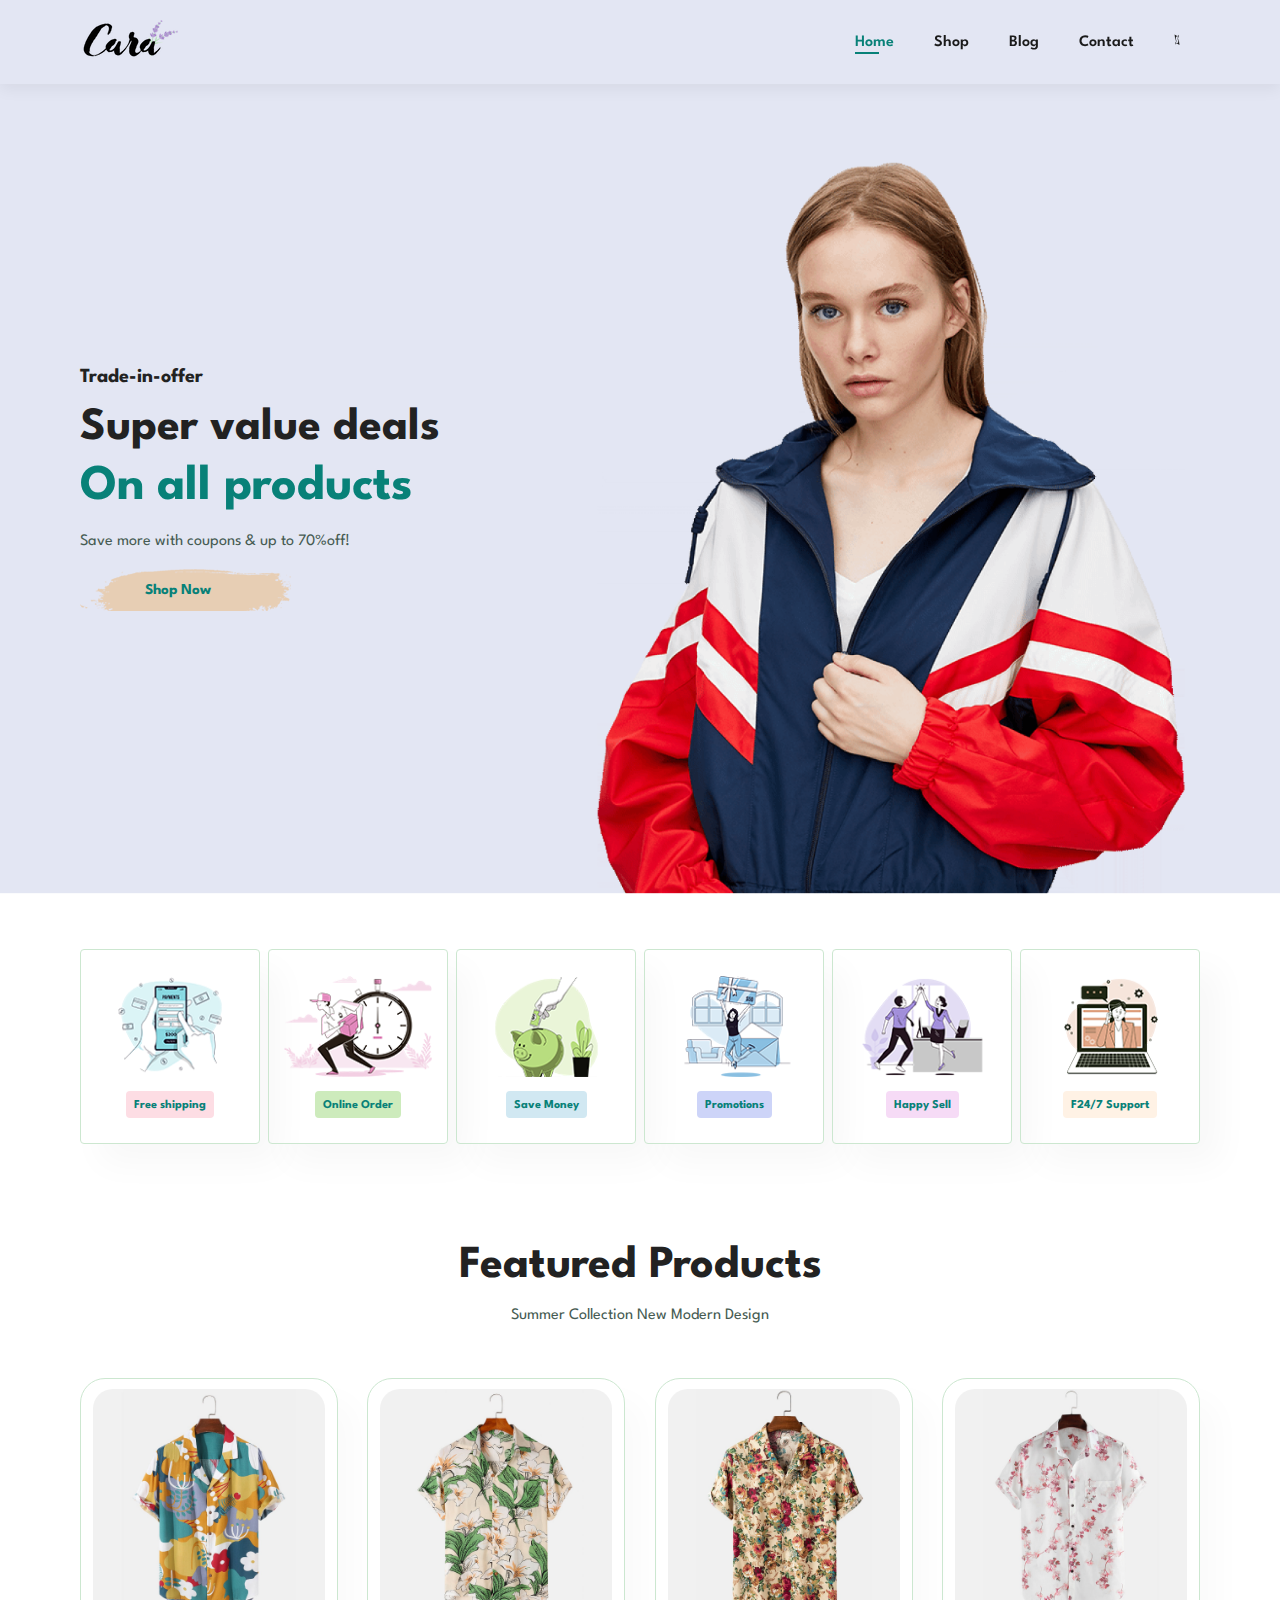
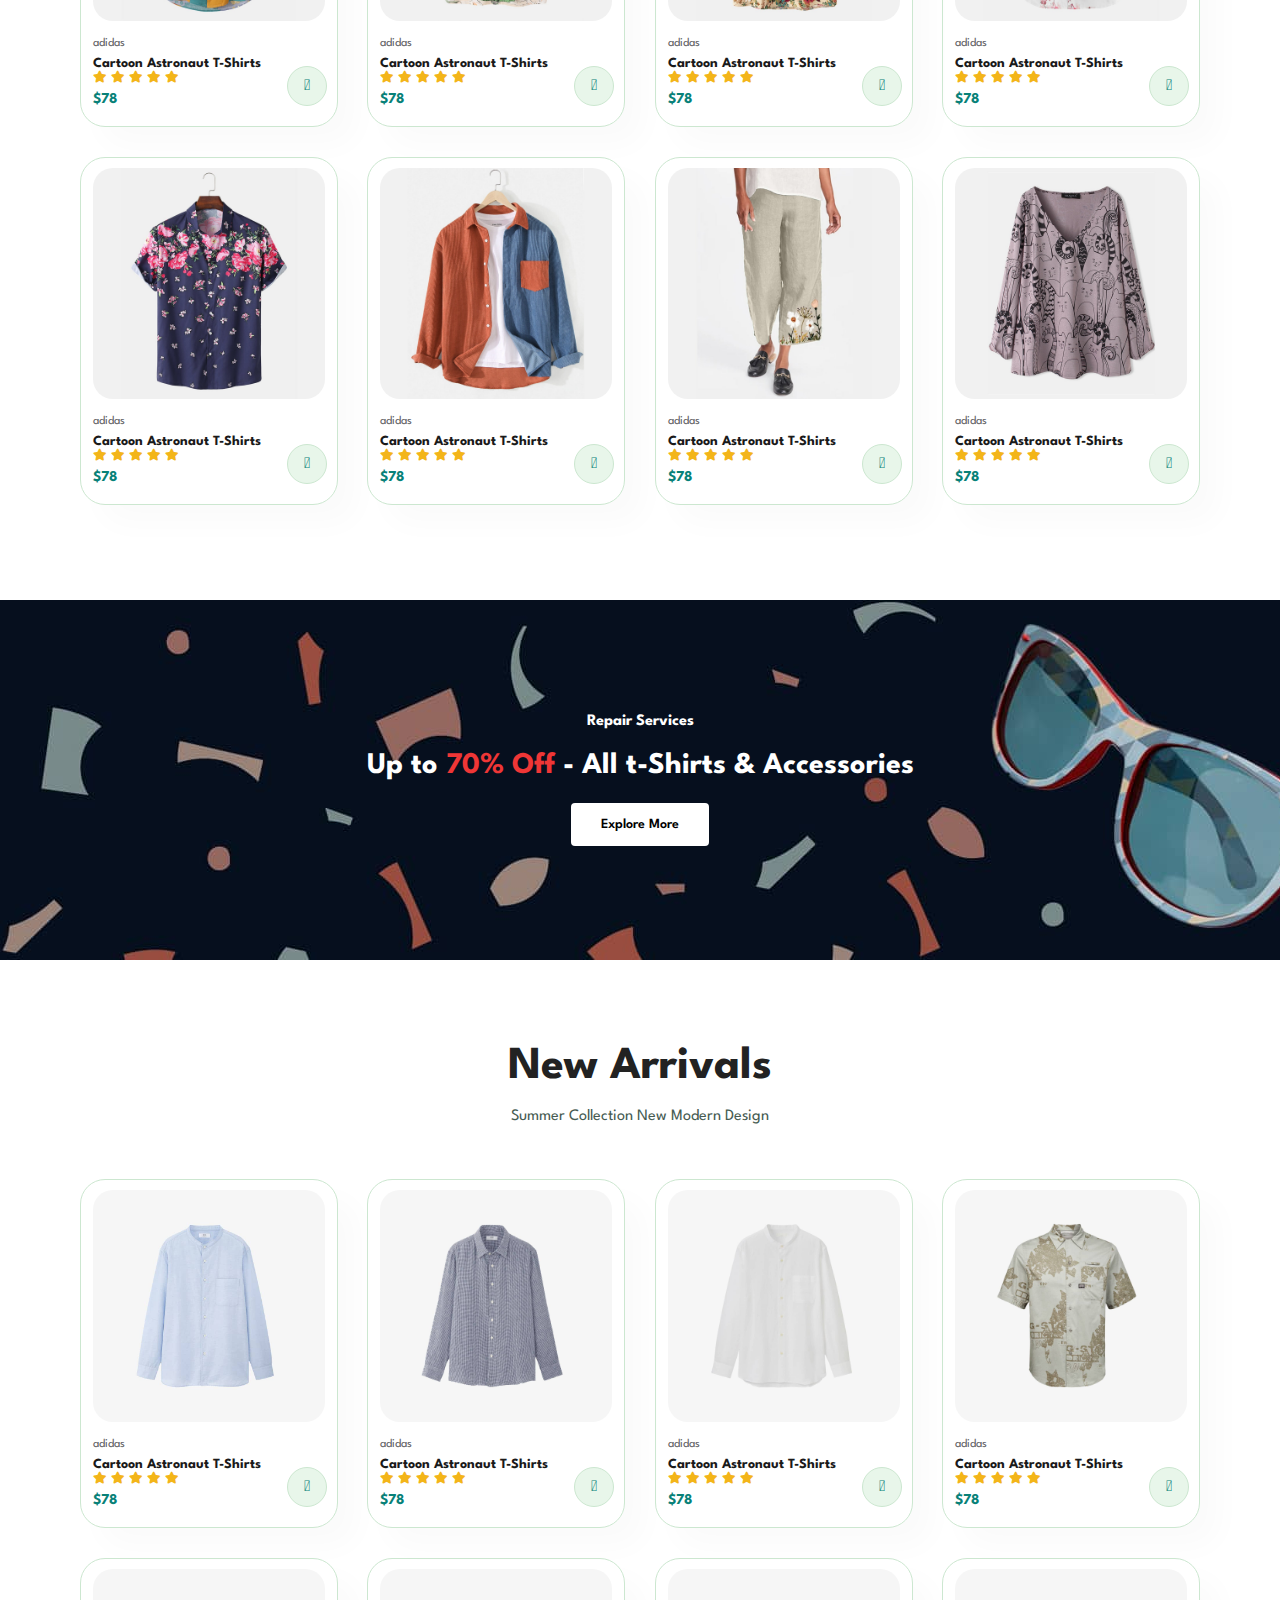
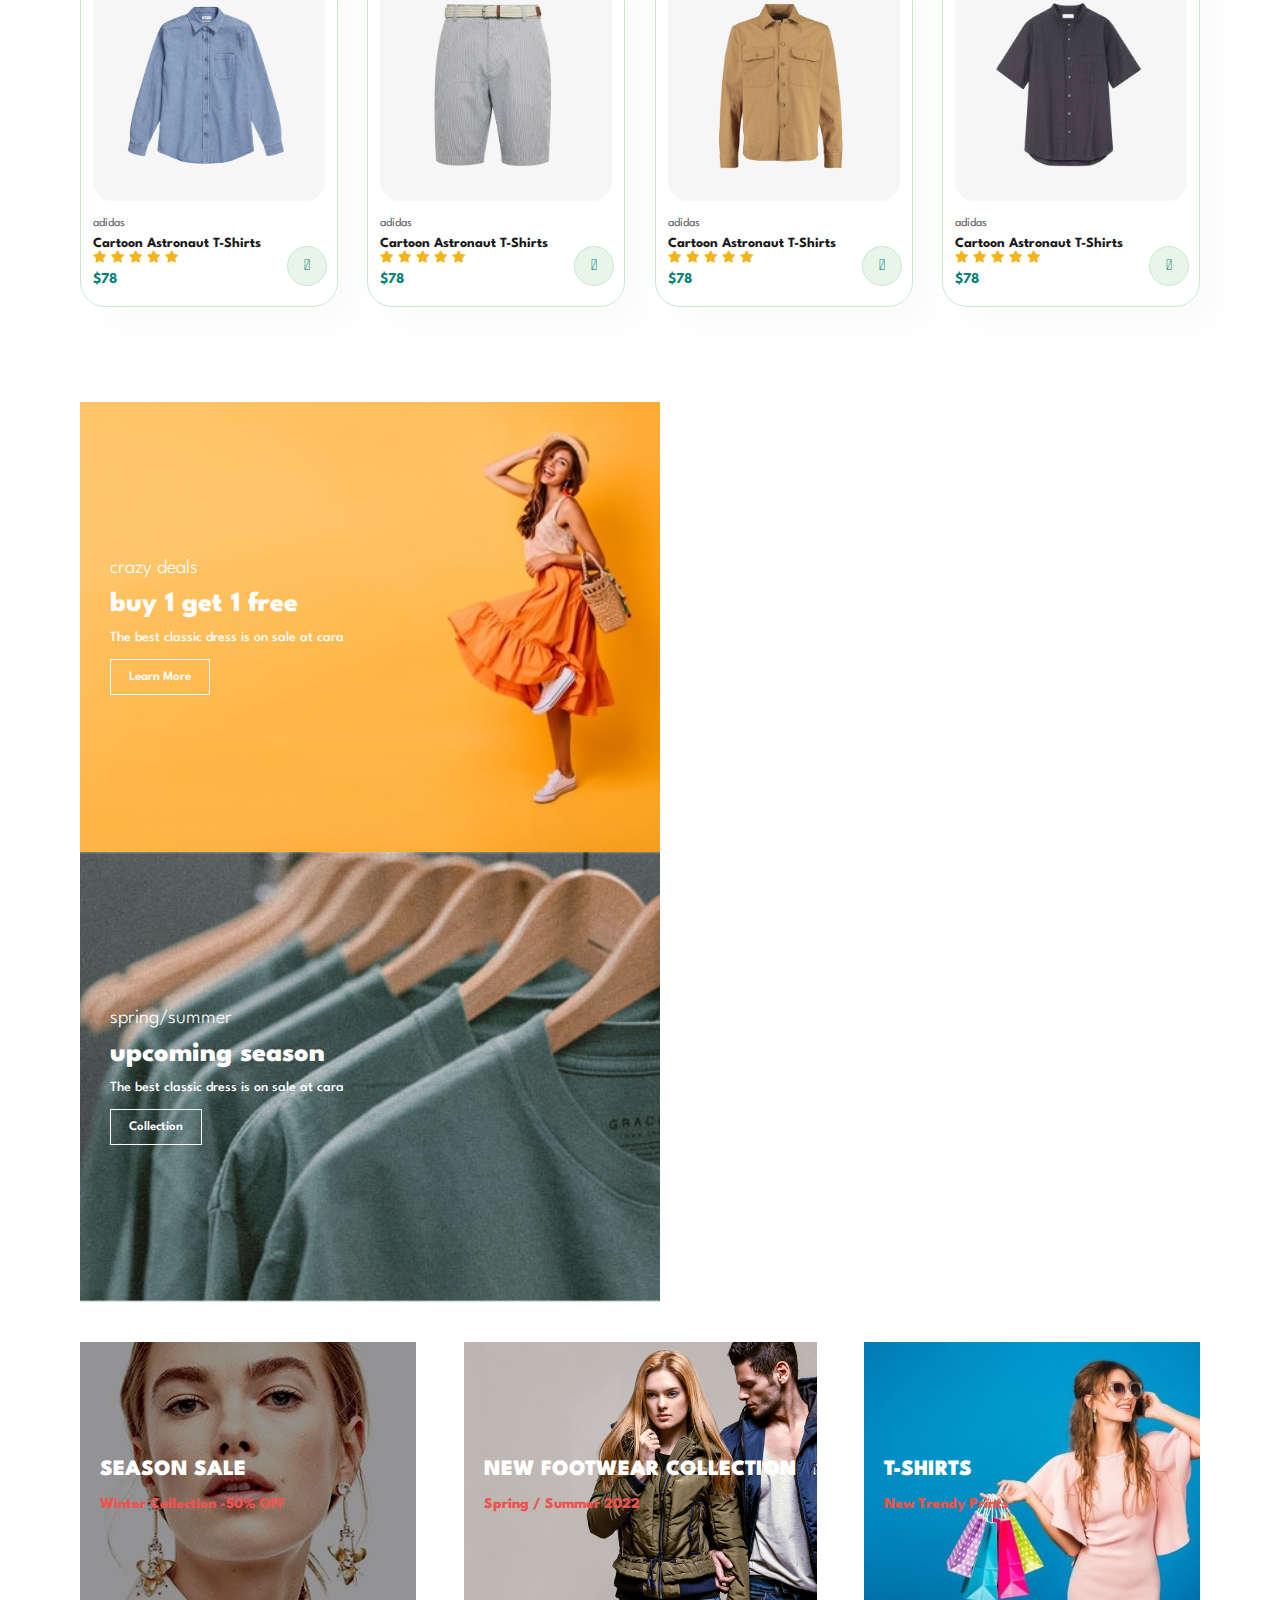
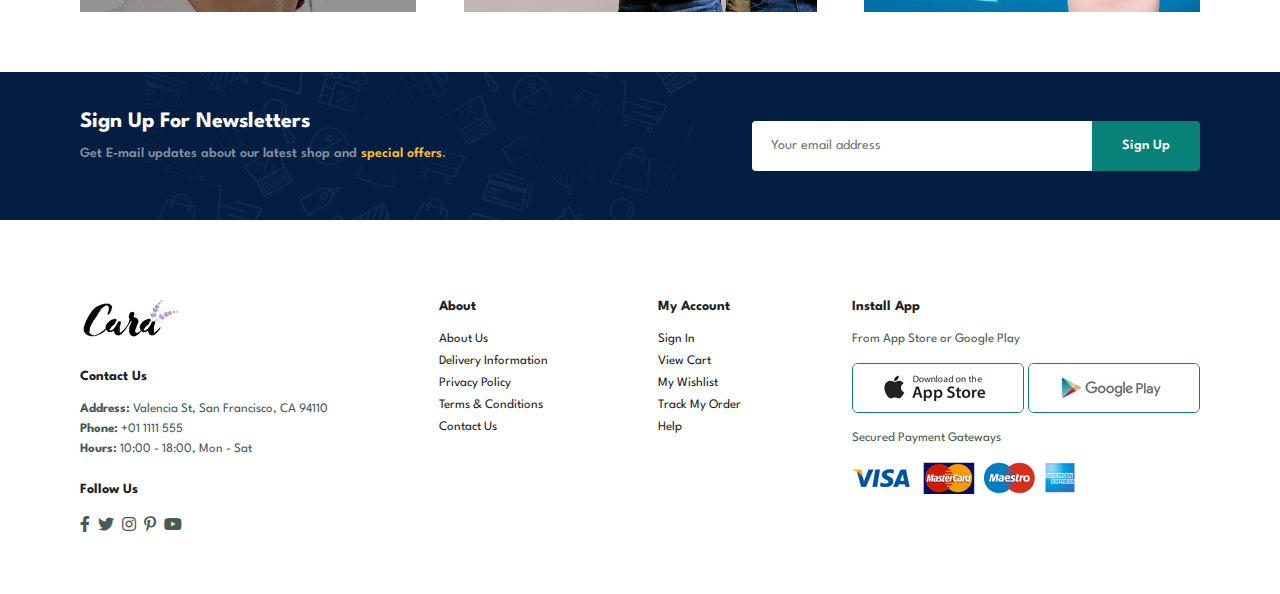
<file: index.html>
<!DOCTYPE html>
<html lang="en">
  <head>
    <meta charset="UTF-8" />
    <meta http-equiv="X-UA-Compatible" content="IE=edge" />
    <meta name="viewport" content="width=device-width, initial-scale=1.0" />
    <title>Home</title>
    <link
      rel="stylesheet"
      href="https://pro.fontawesome.com/releases/v5.10.0/css/all.css"
    />
    <link rel="stylesheet" href="style.css" />
  </head>

  <body>
    <section id="header">
      <a href="index.html">
        <img src="img/logo.png" class="logo" alt="Logo" />
      </a>
      <div>
        <ul id="navbar">
          <li><a class="active" href="index.html">Home</a></li>
          <li><a href="shop.html">Shop</a></li>
          <li><a href="blog.html">Blog</a></li>
          <li><a href="contact.html">Contact</a></li>
          <li id="lg-bag">
            <a href="cart.html"><i class="fal fa-shopping-bag"></i></a>
          </li>
          <a href="#" id="close"><i class="far fa-times"></i></a>
        </ul>
      </div>
      <div id="mobile">
        <a href="cart.html"><i class="fal fa-shopping-bag"></i></a>
        <i id="bar" class="fas fa-outdent"></i>
      </div>
    </section>

    <section id="hero">
      <h4>Trade-in-offer</h4>
      <h2>Super value deals</h2>
      <h1>On all products</h1>
      <p>Save more with coupons & up to 70%off!</p>
      <button>Shop Now</button>
    </section>

    <section id="feature" class="section-p1">
      <div class="fe-box">
        <img src="img/features/f1.png" alt="Free shipping" />
        <h6>Free shipping</h6>
      </div>
      <div class="fe-box">
        <img src="img/features/f2.png" alt="Online Order" />
        <h6>Online Order</h6>
      </div>
      <div class="fe-box">
        <img src="img/features/f3.png" alt="Save Money" />
        <h6>Save Money</h6>
      </div>
      <div class="fe-box">
        <img src="img/features/f4.png" alt="Promotions" />
        <h6>Promotions</h6>
      </div>
      <div class="fe-box">
        <img src="img/features/f5.png" alt="Happy Sell" />
        <h6>Happy Sell</h6>
      </div>
      <div class="fe-box">
        <img src="img/features/f6.png" alt="F24/7 Support" />
        <h6>F24/7 Support</h6>
      </div>
    </section>

    <section class="section-p1 product1">
      <h2>Featured Products</h2>
      <p>Summer Collection New Modern Design</p>
      <div class="pro-container">
        <div class="pro" onclick="window.location.href='sproduct.html';">
          <img src="img/products/f1.jpg" alt="Product image" />
          <div class="des">
            <span>adidas</span>
            <h5>Cartoon Astronaut T-Shirts</h5>
            <div class="star">
              <i class="fa fa-star"></i>
              <i class="fa fa-star"></i>
              <i class="fa fa-star"></i>
              <i class="fa fa-star"></i>
              <i class="fa fa-star"></i>
            </div>
            <h4>$78</h4>
          </div>
          <a href="#">
            <i class="fal fa-shopping-cart cart"></i>
          </a>
        </div>
        <div class="pro" onclick="window.location.href='sproduct.html';">
          <img src="img/products/f2.jpg" alt="Product image" />
          <div class="des">
            <span>adidas</span>
            <h5>Cartoon Astronaut T-Shirts</h5>
            <div class="star">
              <i class="fa fa-star"></i>
              <i class="fa fa-star"></i>
              <i class="fa fa-star"></i>
              <i class="fa fa-star"></i>
              <i class="fa fa-star"></i>
            </div>
            <h4>$78</h4>
          </div>
          <a href="#">
            <i class="fal fa-shopping-cart cart"></i>
          </a>
        </div>
        <div class="pro" onclick="window.location.href='sproduct.html';">
          <img src="img/products/f3.jpg" alt="Product image" />
          <div class="des">
            <span>adidas</span>
            <h5>Cartoon Astronaut T-Shirts</h5>
            <div class="star">
              <i class="fa fa-star"></i>
              <i class="fa fa-star"></i>
              <i class="fa fa-star"></i>
              <i class="fa fa-star"></i>
              <i class="fa fa-star"></i>
            </div>
            <h4>$78</h4>
          </div>
          <a href="#">
            <i class="fal fa-shopping-cart cart"></i>
          </a>
        </div>
        <div class="pro" onclick="window.location.href='sproduct.html';">
          <img src="img/products/f4.jpg" alt="Product image" />
          <div class="des">
            <span>adidas</span>
            <h5>Cartoon Astronaut T-Shirts</h5>
            <div class="star">
              <i class="fa fa-star"></i>
              <i class="fa fa-star"></i>
              <i class="fa fa-star"></i>
              <i class="fa fa-star"></i>
              <i class="fa fa-star"></i>
            </div>
            <h4>$78</h4>
          </div>
          <a href="#">
            <i class="fal fa-shopping-cart cart"></i>
          </a>
        </div>
        <div class="pro" onclick="window.location.href='sproduct.html';">
          <img src="img/products/f5.jpg" alt="Product image" />
          <div class="des">
            <span>adidas</span>
            <h5>Cartoon Astronaut T-Shirts</h5>
            <div class="star">
              <i class="fa fa-star"></i>
              <i class="fa fa-star"></i>
              <i class="fa fa-star"></i>
              <i class="fa fa-star"></i>
              <i class="fa fa-star"></i>
            </div>
            <h4>$78</h4>
          </div>
          <a href="#">
            <i class="fal fa-shopping-cart cart"></i>
          </a>
        </div>
        <div class="pro" onclick="window.location.href='sproduct.html';">
          <img src="img/products/f6.jpg" alt="Product image" />
          <div class="des">
            <span>adidas</span>
            <h5>Cartoon Astronaut T-Shirts</h5>
            <div class="star">
              <i class="fa fa-star"></i>
              <i class="fa fa-star"></i>
              <i class="fa fa-star"></i>
              <i class="fa fa-star"></i>
              <i class="fa fa-star"></i>
            </div>
            <h4>$78</h4>
          </div>
          <a href="#">
            <i class="fal fa-shopping-cart cart"></i>
          </a>
        </div>
        <div class="pro" onclick="window.location.href='sproduct.html';">
          <img src="img/products/f7.jpg" alt="Product image" />
          <div class="des">
            <span>adidas</span>
            <h5>Cartoon Astronaut T-Shirts</h5>
            <div class="star">
              <i class="fa fa-star"></i>
              <i class="fa fa-star"></i>
              <i class="fa fa-star"></i>
              <i class="fa fa-star"></i>
              <i class="fa fa-star"></i>
            </div>
            <h4>$78</h4>
          </div>
          <a href="#">
            <i class="fal fa-shopping-cart cart"></i>
          </a>
        </div>
        <div class="pro" onclick="window.location.href='sproduct.html';">
          <img src="img/products/f8.jpg" alt="Product image" />
          <div class="des">
            <span>adidas</span>
            <h5>Cartoon Astronaut T-Shirts</h5>
            <div class="star">
              <i class="fa fa-star"></i>
              <i class="fa fa-star"></i>
              <i class="fa fa-star"></i>
              <i class="fa fa-star"></i>
              <i class="fa fa-star"></i>
            </div>
            <h4>$78</h4>
          </div>
          <a href="#">
            <i class="fal fa-shopping-cart cart"></i>
          </a>
        </div>
      </div>
    </section>

    <section id="banner" class="section-m1">
      <h4>Repair Services</h4>
      <h2>Up to <span>70% Off</span> - All t-Shirts & Accessories</h2>
      <button class="normal">Explore More</button>
    </section>

    <section class="section-p1 product1">
      <h2>New Arrivals</h2>
      <p>Summer Collection New Modern Design</p>
      <div class="pro-container">
        <div class="pro" onclick="window.location.href='sproduct.html';">
          <img src="img/products/n1.jpg" alt="Product image" />
          <div class="des">
            <span>adidas</span>
            <h5>Cartoon Astronaut T-Shirts</h5>
            <div class="star">
              <i class="fa fa-star"></i>
              <i class="fa fa-star"></i>
              <i class="fa fa-star"></i>
              <i class="fa fa-star"></i>
              <i class="fa fa-star"></i>
            </div>
            <h4>$78</h4>
          </div>
          <a href="#">
            <i class="fal fa-shopping-cart cart"></i>
          </a>
        </div>
        <div class="pro" onclick="window.location.href='sproduct.html';">
          <img src="img/products/n2.jpg" alt="Product image" />
          <div class="des">
            <span>adidas</span>
            <h5>Cartoon Astronaut T-Shirts</h5>
            <div class="star">
              <i class="fa fa-star"></i>
              <i class="fa fa-star"></i>
              <i class="fa fa-star"></i>
              <i class="fa fa-star"></i>
              <i class="fa fa-star"></i>
            </div>
            <h4>$78</h4>
          </div>
          <a href="#">
            <i class="fal fa-shopping-cart cart"></i>
          </a>
        </div>
        <div class="pro" onclick="window.location.href='sproduct.html';">
          <img src="img/products/n3.jpg" alt="Product image" />
          <div class="des">
            <span>adidas</span>
            <h5>Cartoon Astronaut T-Shirts</h5>
            <div class="star">
              <i class="fa fa-star"></i>
              <i class="fa fa-star"></i>
              <i class="fa fa-star"></i>
              <i class="fa fa-star"></i>
              <i class="fa fa-star"></i>
            </div>
            <h4>$78</h4>
          </div>
          <a href="#">
            <i class="fal fa-shopping-cart cart"></i>
          </a>
        </div>
        <div class="pro" onclick="window.location.href='sproduct.html';">
          <img src="img/products/n4.jpg" alt="Product image" />
          <div class="des">
            <span>adidas</span>
            <h5>Cartoon Astronaut T-Shirts</h5>
            <div class="star">
              <i class="fa fa-star"></i>
              <i class="fa fa-star"></i>
              <i class="fa fa-star"></i>
              <i class="fa fa-star"></i>
              <i class="fa fa-star"></i>
            </div>
            <h4>$78</h4>
          </div>
          <a href="#">
            <i class="fal fa-shopping-cart cart"></i>
          </a>
        </div>
        <div class="pro" onclick="window.location.href='sproduct.html';">
          <img src="img/products/n5.jpg" alt="Product image" />
          <div class="des">
            <span>adidas</span>
            <h5>Cartoon Astronaut T-Shirts</h5>
            <div class="star">
              <i class="fa fa-star"></i>
              <i class="fa fa-star"></i>
              <i class="fa fa-star"></i>
              <i class="fa fa-star"></i>
              <i class="fa fa-star"></i>
            </div>
            <h4>$78</h4>
          </div>
          <a href="#">
            <i class="fal fa-shopping-cart cart"></i>
          </a>
        </div>
        <div class="pro" onclick="window.location.href='sproduct.html';">
          <img src="img/products/n6.jpg" alt="Product image" />
          <div class="des">
            <span>adidas</span>
            <h5>Cartoon Astronaut T-Shirts</h5>
            <div class="star">
              <i class="fa fa-star"></i>
              <i class="fa fa-star"></i>
              <i class="fa fa-star"></i>
              <i class="fa fa-star"></i>
              <i class="fa fa-star"></i>
            </div>
            <h4>$78</h4>
          </div>
          <a href="#">
            <i class="fal fa-shopping-cart cart"></i>
          </a>
        </div>
        <div class="pro" onclick="window.location.href='sproduct.html';">
          <img src="img/products/n7.jpg" alt="Product image" />
          <div class="des">
            <span>adidas</span>
            <h5>Cartoon Astronaut T-Shirts</h5>
            <div class="star">
              <i class="fa fa-star"></i>
              <i class="fa fa-star"></i>
              <i class="fa fa-star"></i>
              <i class="fa fa-star"></i>
              <i class="fa fa-star"></i>
            </div>
            <h4>$78</h4>
          </div>
          <a href="#">
            <i class="fal fa-shopping-cart cart"></i>
          </a>
        </div>
        <div class="pro" onclick="window.location.href='sproduct.html';">
          <img src="img/products/n8.jpg" alt="Product image" />
          <div class="des">
            <span>adidas</span>
            <h5>Cartoon Astronaut T-Shirts</h5>
            <div class="star">
              <i class="fa fa-star"></i>
              <i class="fa fa-star"></i>
              <i class="fa fa-star"></i>
              <i class="fa fa-star"></i>
              <i class="fa fa-star"></i>
            </div>
            <h4>$78</h4>
          </div>
          <a href="#">
            <i class="fal fa-shopping-cart cart"></i>
          </a>
        </div>
      </div>
    </section>

    <section id="sm-banner" class="section-p1">
      <div class="banner-box">
        <h4>crazy deals</h4>
        <h2>buy 1 get 1 free</h2>
        <span>The best classic dress is on sale at cara</span>
        <button class="white">Learn More</button>
      </div>
      <div class="banner-box banner-box2">
        <h4>spring/summer</h4>
        <h2>upcoming season</h2>
        <span>The best classic dress is on sale at cara</span>
        <button class="white">Collection</button>
      </div>
    </section>

    <section id="banner3">
      <div class="banner-box">
        <h2>season sale</h2>
        <h3>Winter Collection -50% OFF</h3>
      </div>
      <div class="banner-box banner-box2">
        <h2>new footwear collection</h2>
        <h3>Spring / Summer 2022</h3>
      </div>
      <div class="banner-box banner-box3">
        <h2>t-shirts</h2>
        <h3>New Trendy Prints</h3>
      </div>
    </section>

    <section id="newsletter" class="section-p1 section-m1">
      <div class="newstext">
        <h4>Sign Up For Newsletters</h4>
        <p>
          Get E-mail updates about our latest shop and
          <span>special offers</span>.
        </p>
      </div>
      <div class="form">
        <input type="text" placeholder="Your email address" />
        <button class="normal">Sign Up</button>
      </div>
    </section>

    <footer class="section-p1">
      <div class="col">
        <img class="logo" src="img/logo.png" alt="logo image" />
        <h4>Contact Us</h4>
        <p><strong>Address:</strong> Valencia St, San Francisco, CA 94110</p>
        <p><strong>Phone:</strong> +01 1111 555</p>
        <p><strong>Hours:</strong> 10:00 - 18:00, Mon - Sat</p>
        <div class="follow">
          <h4>Follow Us</h4>
          <div class="icon">
            <i class="fab fa-facebook-f"></i>
            <i class="fab fa-twitter"></i>
            <i class="fab fa-instagram"></i>
            <i class="fab fa-pinterest-p"></i>
            <i class="fab fa-youtube"></i>
          </div>
        </div>
      </div>
      <div class="col">
        <h4>About</h4>
        <a href="#">About Us</a>
        <a href="#">Delivery Information</a>
        <a href="#">Privacy Policy</a>
        <a href="#">Terms & Conditions</a>
        <a href="#">Contact Us</a>
      </div>
      <div class="col">
        <h4>My Account</h4>
        <a href="#">Sign In</a>
        <a href="#">View Cart</a>
        <a href="#">My Wishlist</a>
        <a href="#">Track My Order</a>
        <a href="#">Help</a>
      </div>
      <div class="col install">
        <h4>Install App</h4>
        <p>From App Store or Google Play</p>
        <div class="row">
          <img src="img/pay/app.jpg" alt="Download From the App Store" />
          <img src="img/pay/play.jpg" alt="Download From Google Play" />
        </div>
        <p>Secured Payment Gateways</p>
        <img src="img/pay/pay.png" alt="Secured Payment Gateways" />
      </div>
    </footer>

    <script src="script.js"></script>
  </body>
</html>
</file>
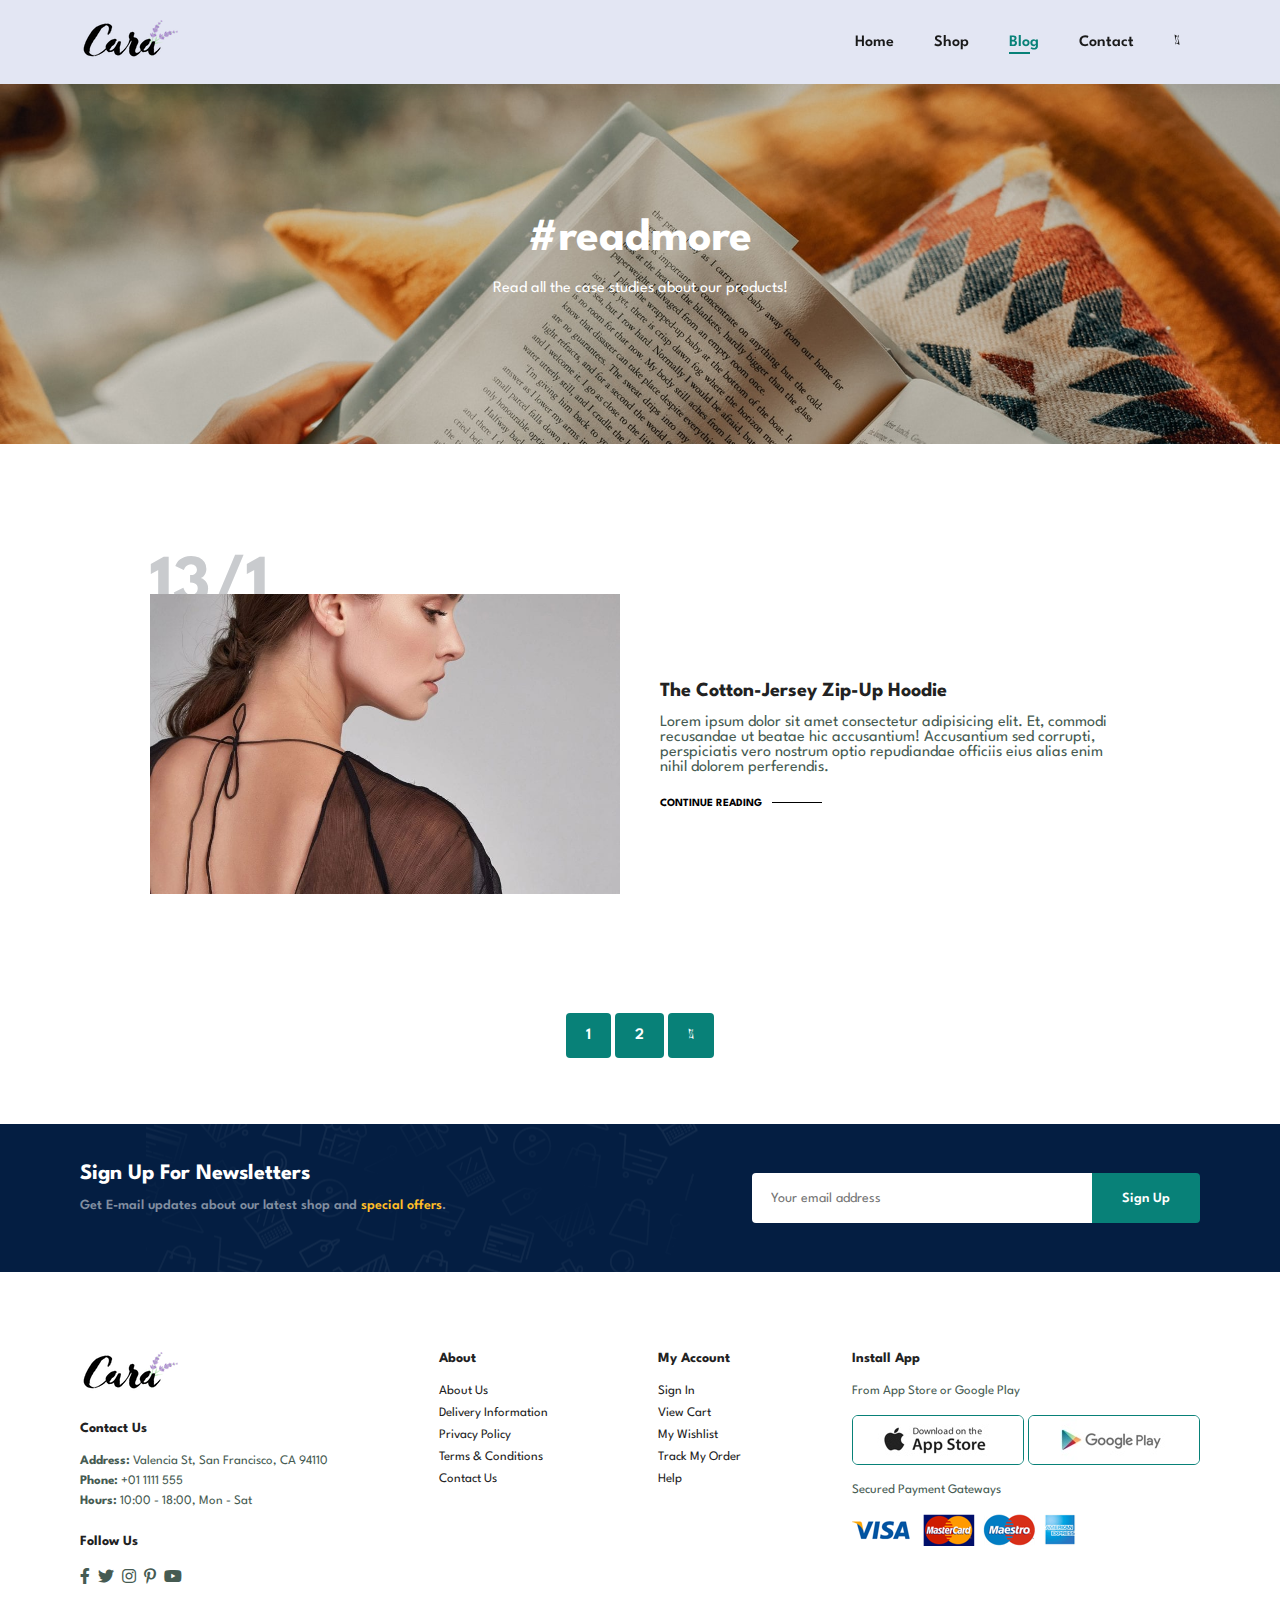
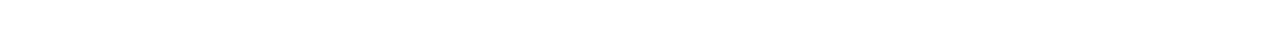
<file: blog.html>
<!DOCTYPE html>
<html lang="en">
  <head>
    <meta charset="UTF-8" />
    <meta http-equiv="X-UA-Compatible" content="IE=edge" />
    <meta name="viewport" content="width=device-width, initial-scale=1.0" />
    <title>Blog</title>
    <link
      rel="stylesheet"
      href="https://pro.fontawesome.com/releases/v5.10.0/css/all.css"
    />
    <link rel="stylesheet" href="style.css" />
  </head>

  <body>
    <section id="header">
      <a href="index.html">
        <img src="img/logo.png" class="logo" alt="Logo" />
      </a>
      <div>
        <ul id="navbar">
          <li><a href="index.html">Home</a></li>
          <li><a href="shop.html">Shop</a></li>
          <li><a class="active" href="blog.html">Blog</a></li>
          <li><a href="contact.html">Contact</a></li>
          <li id="lg-bag">
            <a href="cart.html"><i class="fal fa-shopping-bag"></i></a>
          </li>
          <a href="#" id="close"><i class="far fa-times"></i></a>
        </ul>
      </div>
      <div id="mobile">
        <a href="cart.html"><i class="fal fa-shopping-bag"></i></a>
        <i id="bar" class="fas fa-outdent"></i>
      </div>
    </section>

    <section id="page-header" class="blog-header">
      <h2>#readmore</h2>
      <p>Read all the case studies about our products!</p>
    </section>

    <section id="blog">
      <div class="blog-box">
        <div class="blog-img">
          <img src="img/blog/b1.jpg" alt="" />
        </div>
        <div class="blog-details">
          <h4>The Cotton-Jersey Zip-Up Hoodie</h4>
          <p>
            Lorem ipsum dolor sit amet consectetur adipisicing elit. Et, commodi
            recusandae ut beatae hic accusantium! Accusantium sed corrupti,
            perspiciatis vero nostrum optio repudiandae officiis eius alias enim
            nihil dolorem perferendis.
          </p>
          <a href="#">CONTINUE READING</a>
        </div>
        <h1>13/1</h1>
      </div>
    </section>

    <section id="pagination" class="section-p1">
      <a href="#">1</a>
      <a href="#">2</a>
      <a href="#"><i class="fal fa-long-arrow-alt-right"></i></a>
    </section>

    <section id="newsletter" class="section-p1 section-m1">
      <div class="newstext">
        <h4>Sign Up For Newsletters</h4>
        <p>
          Get E-mail updates about our latest shop and
          <span>special offers</span>.
        </p>
      </div>
      <div class="form">
        <input type="text" placeholder="Your email address" />
        <button class="normal">Sign Up</button>
      </div>
    </section>

    <footer class="section-p1">
      <div class="col">
        <img class="logo" src="img/logo.png" alt="logo image" />
        <h4>Contact Us</h4>
        <p><strong>Address:</strong> Valencia St, San Francisco, CA 94110</p>
        <p><strong>Phone:</strong> +01 1111 555</p>
        <p><strong>Hours:</strong> 10:00 - 18:00, Mon - Sat</p>
        <div class="follow">
          <h4>Follow Us</h4>
          <div class="icon">
            <i class="fab fa-facebook-f"></i>
            <i class="fab fa-twitter"></i>
            <i class="fab fa-instagram"></i>
            <i class="fab fa-pinterest-p"></i>
            <i class="fab fa-youtube"></i>
          </div>
        </div>
      </div>
      <div class="col">
        <h4>About</h4>
        <a href="#">About Us</a>
        <a href="#">Delivery Information</a>
        <a href="#">Privacy Policy</a>
        <a href="#">Terms & Conditions</a>
        <a href="#">Contact Us</a>
      </div>
      <div class="col">
        <h4>My Account</h4>
        <a href="#">Sign In</a>
        <a href="#">View Cart</a>
        <a href="#">My Wishlist</a>
        <a href="#">Track My Order</a>
        <a href="#">Help</a>
      </div>
      <div class="col install">
        <h4>Install App</h4>
        <p>From App Store or Google Play</p>
        <div class="row">
          <img
            src="img/pay/app.jpg"
            alt="Download the app from the App Store"
          />
          <img src="img/pay/play.jpg" alt="Download the app from Google Play" />
        </div>
        <p>Secured Payment Gateways</p>
        <img src="img/pay/pay.png" alt="Secured Payment Gateways" />
      </div>
    </footer>

    <script src="script.js"></script>
  </body>
</html>
</file>
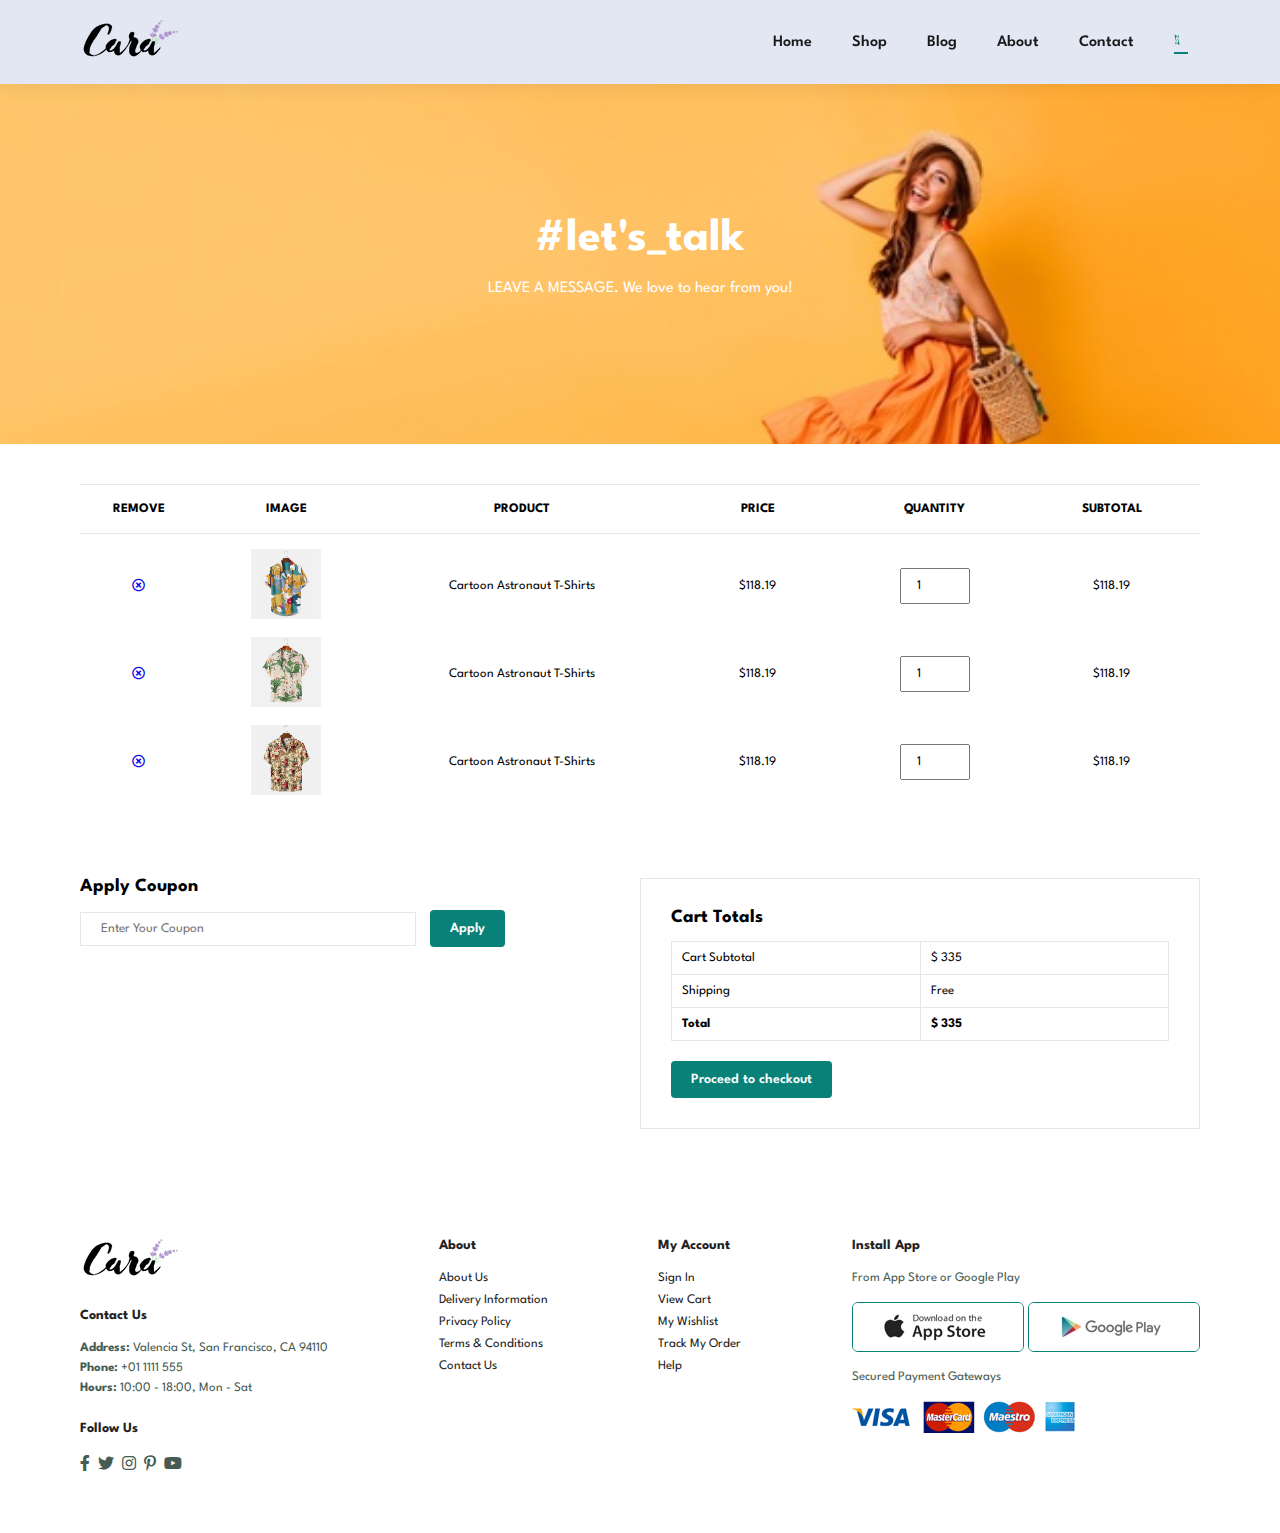
<file: cart.html>
<!DOCTYPE html>
<html lang="en">
  <head>
    <meta charset="UTF-8" />
    <meta http-equiv="X-UA-Compatible" content="IE=edge" />
    <meta name="viewport" content="width=device-width, initial-scale=1.0" />
    <title>Contact</title>
    <link
      rel="stylesheet"
      href="https://pro.fontawesome.com/releases/v5.10.0/css/all.css"
    />
    <link rel="stylesheet" href="style.css" />
  </head>

  <body>
    <section id="header">
      <a href="index.html">
        <img src="img/logo.png" class="logo" alt="Logo" />
      </a>
      <div>
        <ul id="navbar">
          <li><a href="index.html">Home</a></li>
          <li><a href="shop.html">Shop</a></li>
          <li><a href="blog.html">Blog</a></li>
          <li><a href="about.html">About</a></li>
          <li><a href="contact.html">Contact</a></li>
          <li id="lg-bag">
            <a class="active" href="cart.html">
              <i class="fal fa-shopping-bag"></i>
            </a>
          </li>
          <a href="#" id="close"><i class="far fa-times"></i></a>
        </ul>
      </div>
      <div id="mobile">
        <a href="cart.html"><i class="fal fa-shopping-bag"></i></a>
        <i id="bar" class="fas fa-outdent"></i>
      </div>
    </section>

    <section id="page-header" class="cart-header">
      <h2>#let's_talk</h2>
      <p>LEAVE A MESSAGE. We love to hear from you!</p>
    </section>

    <section id="cart" class="section-p1">
      <table width="100%">
        <thead>
          <tr>
            <td>Remove</td>
            <td>Image</td>
            <td>Product</td>
            <td>Price</td>
            <td>Quantity</td>
            <td>Subtotal</td>
          </tr>
        </thead>
        <tbody>
          <tr>
            <td>
              <a href="#">
                <i class="far fa-times-circle"></i>
              </a>
            </td>
            <td>
              <a href="/sproduct.html">
                <img src="img/products/f1.jpg" alt="" />
              </a>
            </td>
            <td>Cartoon Astronaut T-Shirts</td>
            <td>$118.19</td>
            <td>
              <input type="number" value="1" />
            </td>
            <td>$118.19</td>
          </tr>
          <tr>
            <td>
              <a href="#">
                <i class="far fa-times-circle"></i>
              </a>
            </td>
            <td>
              <a href="/sproduct.html">
                <img src="img/products/f2.jpg" alt="" />
              </a>
            </td>
            <td>Cartoon Astronaut T-Shirts</td>
            <td>$118.19</td>
            <td>
              <input type="number" value="1" />
            </td>
            <td>$118.19</td>
          </tr>
          <tr>
            <td>
              <a href="#">
                <i class="far fa-times-circle"></i>
              </a>
            </td>
            <td>
              <a href="/sproduct.html">
                <img src="img/products/f3.jpg" alt="" />
              </a>
            </td>
            <td>Cartoon Astronaut T-Shirts</td>
            <td>$118.19</td>
            <td>
              <input type="number" value="1" />
            </td>
            <td>$118.19</td>
          </tr>
        </tbody>
      </table>
    </section>

    <section id="cart-add" class="section-p1">
      <div id="coupon">
        <h3>Apply Coupon</h3>
        <div>
          <input type="text" placeholder="Enter Your Coupon" />
          <button class="normal">Apply</button>
        </div>
      </div>
      <div id="subtotal">
        <h3>Cart Totals</h3>
        <table>
          <tr>
            <td>Cart Subtotal</td>
            <td>$ 335</td>
          </tr>
          <tr>
            <td>Shipping</td>
            <td>Free</td>
          </tr>
          <tr>
            <td><strong>Total</strong></td>
            <td><strong>$ 335</strong></td>
          </tr>
        </table>
        <button class="normal">Proceed to checkout</button>
      </div>
    </section>

    <footer class="section-p1">
      <div class="col">
        <img class="logo" src="img/logo.png" alt="logo image" />
        <h4>Contact Us</h4>
        <p><strong>Address:</strong> Valencia St, San Francisco, CA 94110</p>
        <p><strong>Phone:</strong> +01 1111 555</p>
        <p><strong>Hours:</strong> 10:00 - 18:00, Mon - Sat</p>
        <div class="follow">
          <h4>Follow Us</h4>
          <div class="icon">
            <i class="fab fa-facebook-f"></i>
            <i class="fab fa-twitter"></i>
            <i class="fab fa-instagram"></i>
            <i class="fab fa-pinterest-p"></i>
            <i class="fab fa-youtube"></i>
          </div>
        </div>
      </div>
      <div class="col">
        <h4>About</h4>
        <a href="#">About Us</a>
        <a href="#">Delivery Information</a>
        <a href="#">Privacy Policy</a>
        <a href="#">Terms & Conditions</a>
        <a href="#">Contact Us</a>
      </div>
      <div class="col">
        <h4>My Account</h4>
        <a href="#">Sign In</a>
        <a href="#">View Cart</a>
        <a href="#">My Wishlist</a>
        <a href="#">Track My Order</a>
        <a href="#">Help</a>
      </div>
      <div class="col install">
        <h4>Install App</h4>
        <p>From App Store or Google Play</p>
        <div class="row">
          <img
            src="img/pay/app.jpg"
            alt="Download the app from the App Store"
          />
          <img src="img/pay/play.jpg" alt="Download the app from Google Play" />
        </div>
        <p>Secured Payment Gateways</p>
        <img src="img/pay/pay.png" alt="Secured Payment Gateways" />
      </div>
    </footer>

    <script src="script.js"></script>
  </body>
</html>
</file>
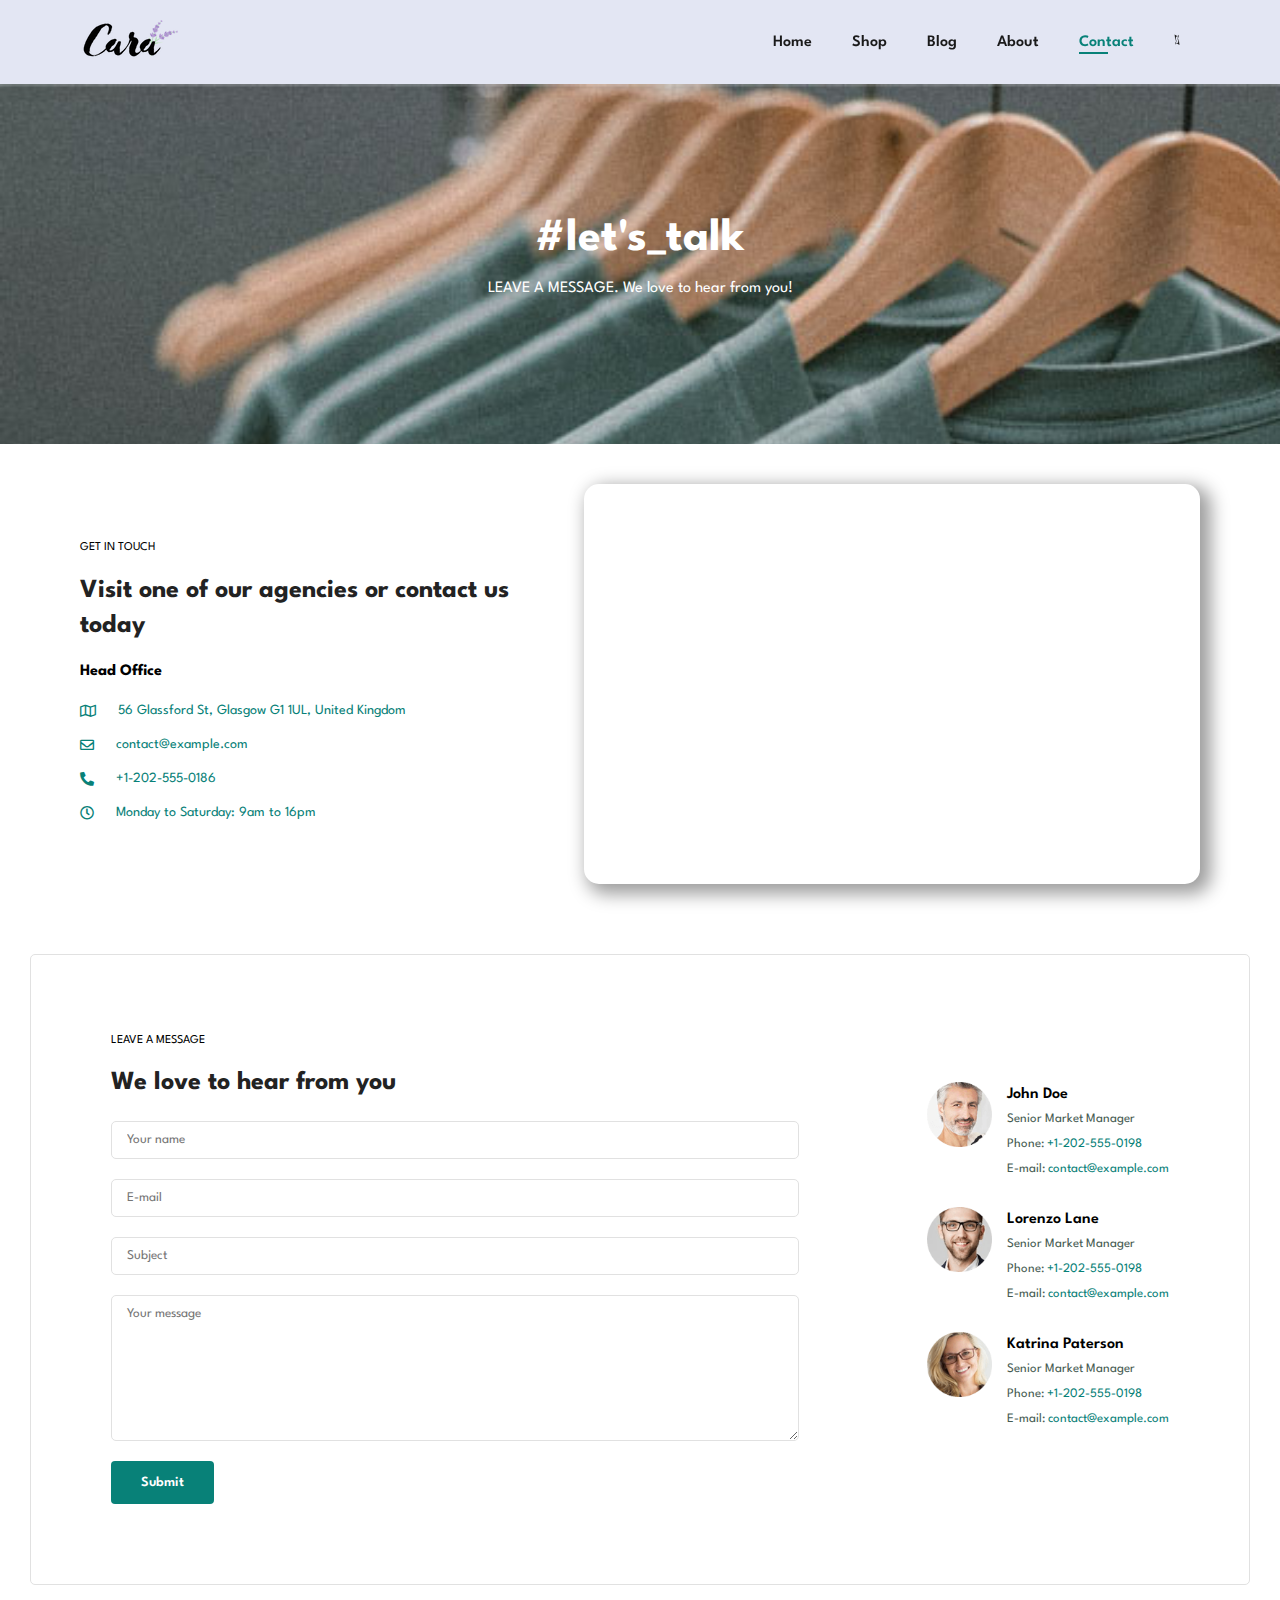
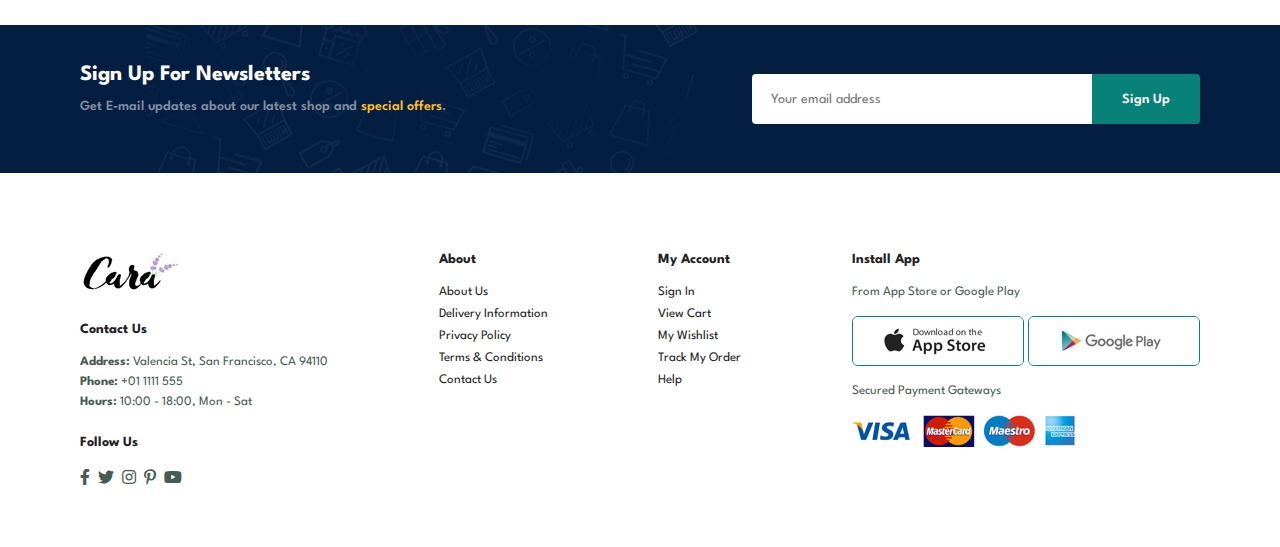
<file: contact.html>
<!DOCTYPE html>
<html lang="en">
  <head>
    <meta charset="UTF-8" />
    <meta http-equiv="X-UA-Compatible" content="IE=edge" />
    <meta name="viewport" content="width=device-width, initial-scale=1.0" />
    <title>Contact</title>
    <link
      rel="stylesheet"
      href="https://pro.fontawesome.com/releases/v5.10.0/css/all.css"
    />
    <link rel="stylesheet" href="style.css" />
  </head>

  <body>
    <section id="header">
      <a href="index.html">
        <img src="img/logo.png" class="logo" alt="Logo" />
      </a>
      <div>
        <ul id="navbar">
          <li><a href="index.html">Home</a></li>
          <li><a href="shop.html">Shop</a></li>
          <li><a href="blog.html">Blog</a></li>
          <li><a href="about.html">About</a></li>
          <li><a class="active" href="contact.html">Contact</a></li>
          <li id="lg-bag">
            <a href="cart.html"><i class="fal fa-shopping-bag"></i></a>
          </li>
          <a href="#" id="close"><i class="far fa-times"></i></a>
        </ul>
      </div>
      <div id="mobile">
        <a href="cart.html"><i class="fal fa-shopping-bag"></i></a>
        <i id="bar" class="fas fa-outdent"></i>
      </div>
    </section>

    <section id="page-header" class="contact-header">
      <h2>#let's_talk</h2>
      <p>LEAVE A MESSAGE. We love to hear from you!</p>
    </section>

    <section id="contact-details" class="section-p1">
      <div class="details">
        <span>GET IN TOUCH</span>
        <h2>Visit one of our agencies or contact us today</h2>
        <h3>Head Office</h3>
        <div>
          <ul>
            <li>
              <i class="far fa-map"></i>
              <p>
                <a
                  href="https://goo.gl/maps/HDzDnXEk5xGAUUbW6"
                  target="_blank"
                  rel="noopener noreferrer"
                >
                  56 Glassford St, Glasgow G1 1UL, United Kingdom
                </a>
              </p>
            </li>
            <li>
              <i class="far fa-envelope"></i>
              <p>
                <a href="mailto:contact@example.com">contact@example.com</a>
              </p>
            </li>
            <li>
              <i class="fas fa-phone-alt"></i>
              <p><a href="tel:+1-202-555-0186">+1-202-555-0186</a></p>
            </li>
            <li>
              <i class="far fa-clock"></i>
              <p>Monday to Saturday: 9am to 16pm</p>
            </li>
          </ul>
        </div>
      </div>
      <div class="map">
        <iframe
          src="https://www.google.com/maps/embed?pb=!1m18!1m12!1m3!1d9879.236002878788!2d-1.263100095390922!3d51.75481607641554!2m3!1f0!2f0!3f0!3m2!1i1024!2i768!4f13.1!3m3!1m2!1s0x4876c6a9ef8c485b%3A0xd2ff1883a001afed!2sUniversidade%20Oxford!5e0!3m2!1spt-BR!2sbr!4v1642595288476!5m2!1spt-BR!2sbr"
          allowfullscreen=""
          loading="lazy"
        ></iframe>
      </div>
    </section>

    <section id="form-details">
      <form action="">
        <span>LEAVE A MESSAGE</span>
        <h2>We love to hear from you</h2>
        <input type="text" placeholder="Your name" />
        <input type="text" placeholder="E-mail" />
        <input type="text" placeholder="Subject" />
        <textarea
          name=""
          id=""
          cols="30"
          rows="10"
          placeholder="Your message"
        ></textarea>
        <button type="submit" class="normal">Submit</button>
      </form>

      <div class="people">
        <div>
          <img src="img/people/1.png" alt="John Doe Photo" />
          <p>
            <span>John Doe</span>
            Senior Market Manager <br />
            Phone: <a href="tel:+1-202-555-0198">+1-202-555-0198</a> <br />
            E-mail: <a href="mailto:contact@example.com">contact@example.com</a>
          </p>
        </div>
        <div>
          <img src="img/people/2.png" alt="Lorenzo Lane Photo" />
          <p>
            <span>Lorenzo Lane</span>
            Senior Market Manager <br />
            Phone: <a href="tel:+1-202-555-0198">+1-202-555-0198</a> <br />
            E-mail: <a href="mailto:contact@example.com">contact@example.com</a>
          </p>
        </div>
        <div>
          <img src="img/people/3.png" alt="Katrina Paterson Photo" />
          <p>
            <span>Katrina Paterson</span>
            Senior Market Manager <br />
            Phone: <a href="tel:+1-202-555-0198">+1-202-555-0198</a> <br />
            E-mail: <a href="mailto:contact@example.com">contact@example.com</a>
          </p>
        </div>
      </div>
    </section>

    <section id="newsletter" class="section-p1 section-m1">
      <div class="newstext">
        <h4>Sign Up For Newsletters</h4>
        <p>
          Get E-mail updates about our latest shop and
          <span>special offers</span>.
        </p>
      </div>
      <div class="form">
        <input type="text" placeholder="Your email address" />
        <button class="normal">Sign Up</button>
      </div>
    </section>

    <footer class="section-p1">
      <div class="col">
        <img class="logo" src="img/logo.png" alt="logo image" />
        <h4>Contact Us</h4>
        <p><strong>Address:</strong> Valencia St, San Francisco, CA 94110</p>
        <p><strong>Phone:</strong> +01 1111 555</p>
        <p><strong>Hours:</strong> 10:00 - 18:00, Mon - Sat</p>
        <div class="follow">
          <h4>Follow Us</h4>
          <div class="icon">
            <i class="fab fa-facebook-f"></i>
            <i class="fab fa-twitter"></i>
            <i class="fab fa-instagram"></i>
            <i class="fab fa-pinterest-p"></i>
            <i class="fab fa-youtube"></i>
          </div>
        </div>
      </div>
      <div class="col">
        <h4>About</h4>
        <a href="#">About Us</a>
        <a href="#">Delivery Information</a>
        <a href="#">Privacy Policy</a>
        <a href="#">Terms & Conditions</a>
        <a href="#">Contact Us</a>
      </div>
      <div class="col">
        <h4>My Account</h4>
        <a href="#">Sign In</a>
        <a href="#">View Cart</a>
        <a href="#">My Wishlist</a>
        <a href="#">Track My Order</a>
        <a href="#">Help</a>
      </div>
      <div class="col install">
        <h4>Install App</h4>
        <p>From App Store or Google Play</p>
        <div class="row">
          <img
            src="img/pay/app.jpg"
            alt="Download the app from the App Store"
          />
          <img src="img/pay/play.jpg" alt="Download the app from Google Play" />
        </div>
        <p>Secured Payment Gateways</p>
        <img src="img/pay/pay.png" alt="Secured Payment Gateways" />
      </div>
    </footer>

    <script src="script.js"></script>
  </body>
</html>
</file>
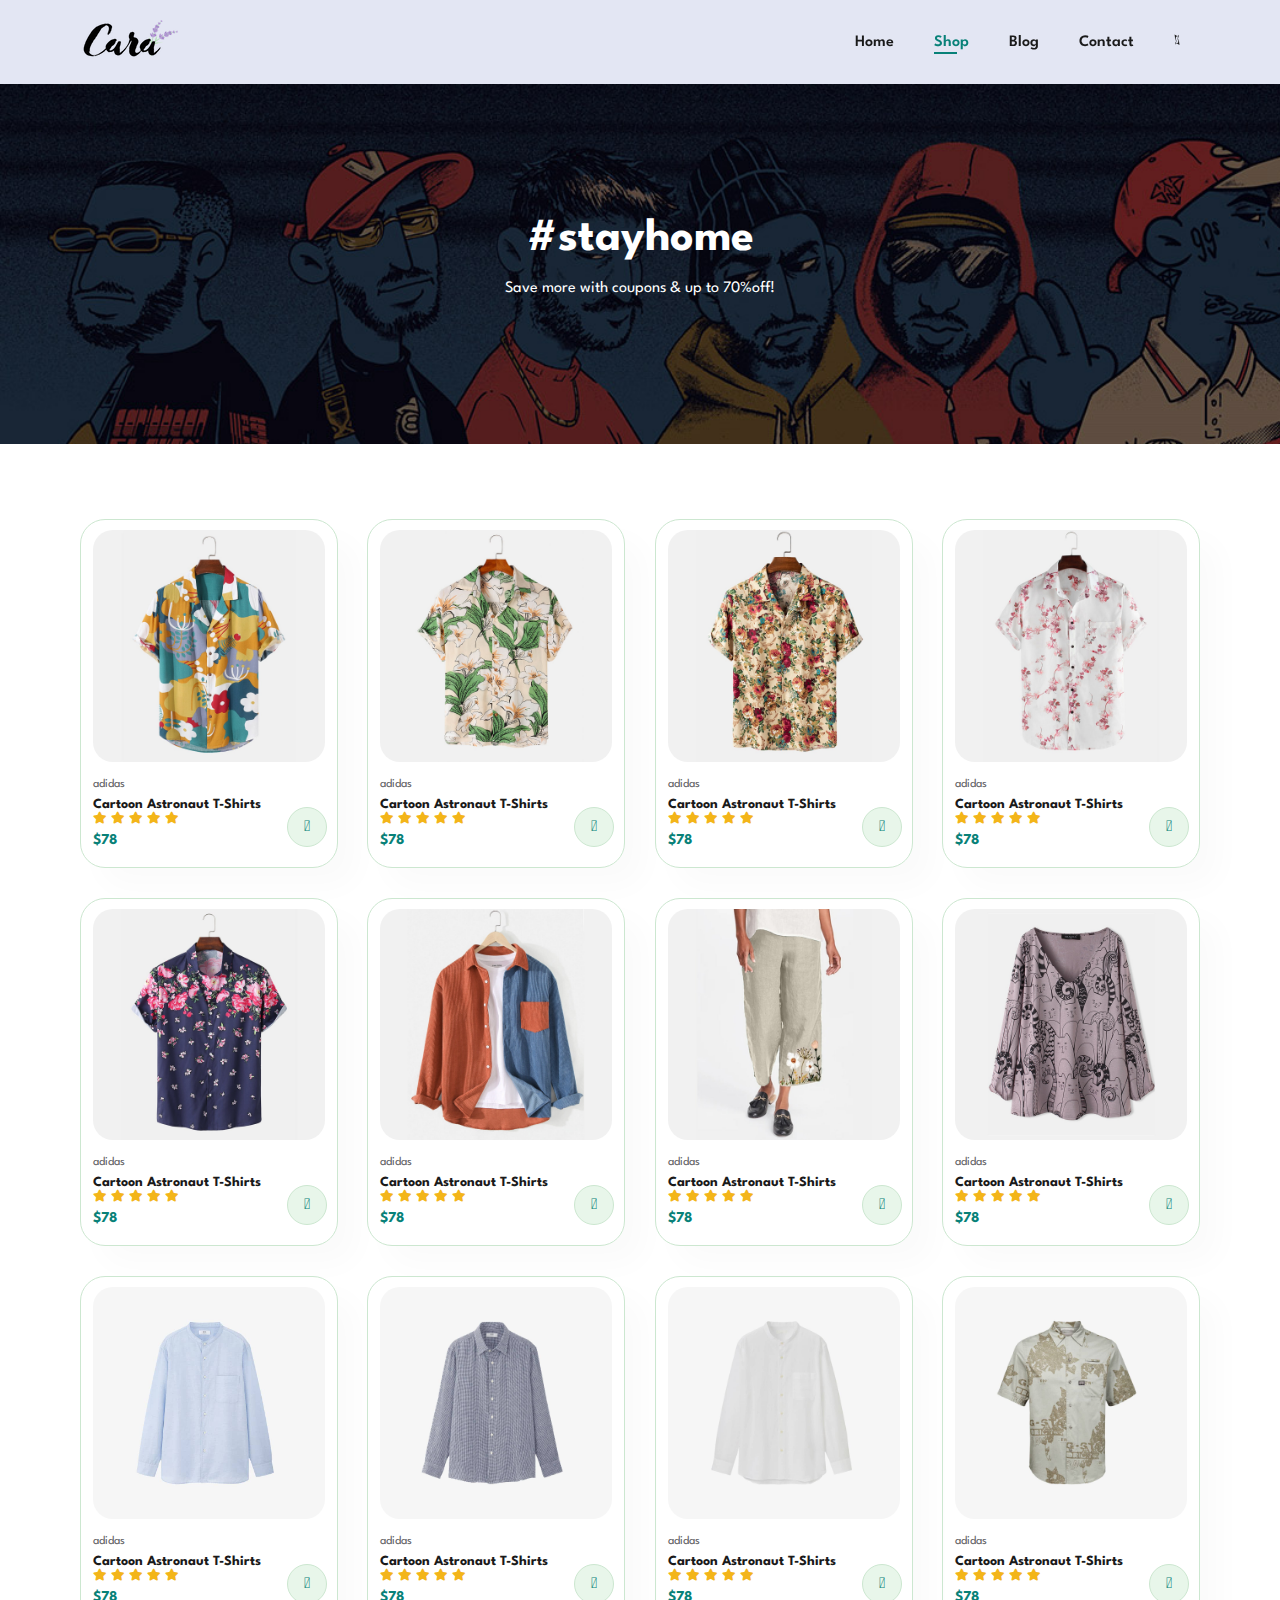
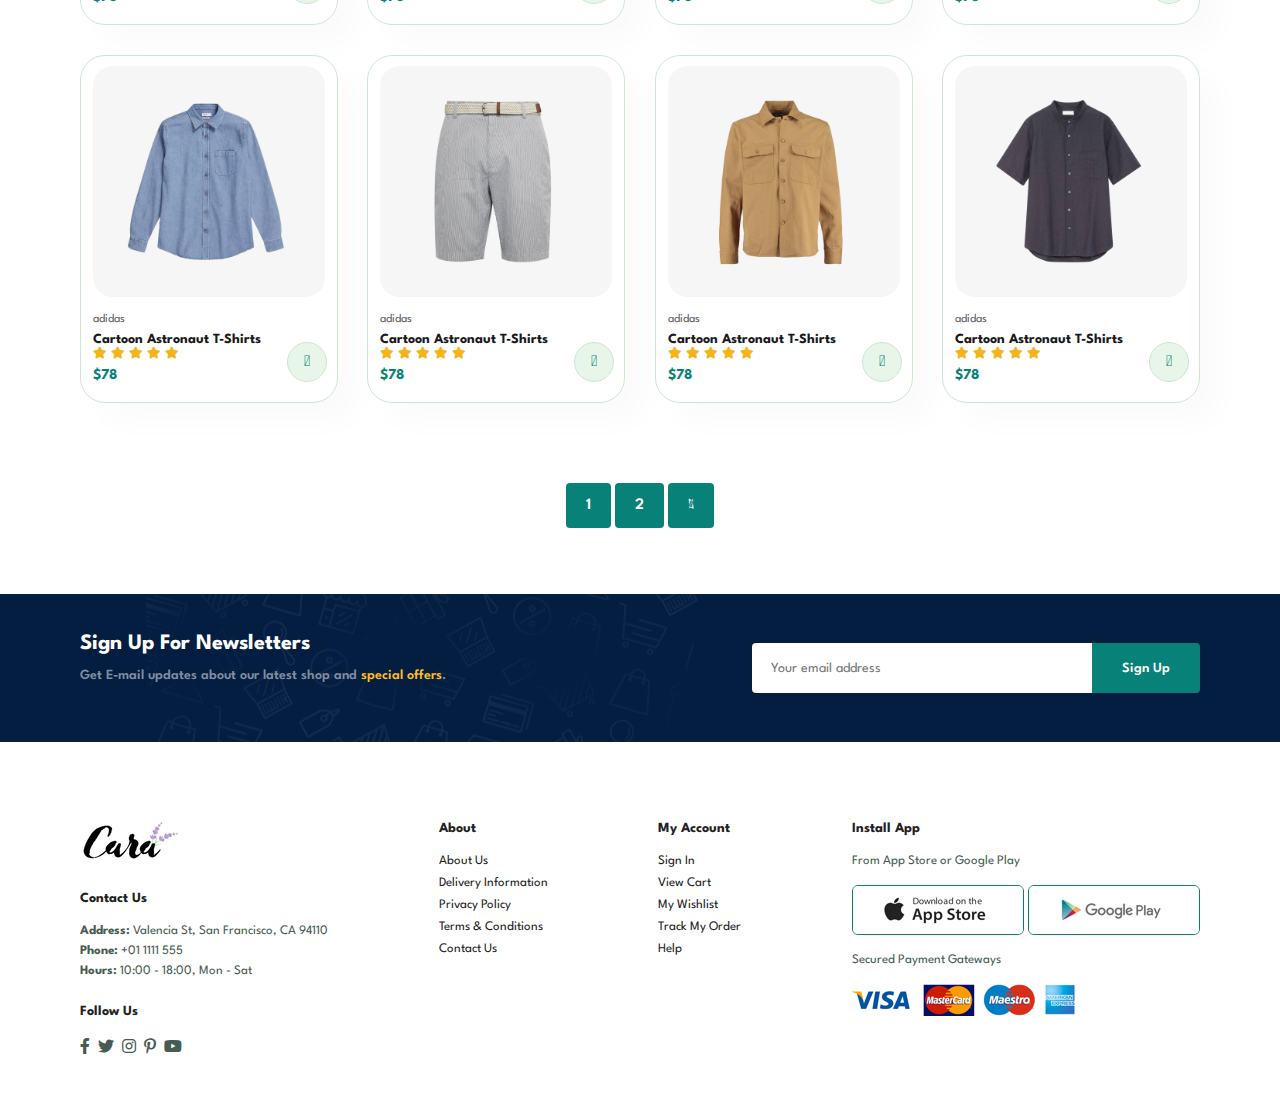
<file: shop.html>
<!DOCTYPE html>
<html lang="en">
  <head>
    <meta charset="UTF-8" />
    <meta http-equiv="X-UA-Compatible" content="IE=edge" />
    <meta name="viewport" content="width=device-width, initial-scale=1.0" />
    <title>Shop</title>
    <link
      rel="stylesheet"
      href="https://pro.fontawesome.com/releases/v5.10.0/css/all.css"
    />
    <link rel="stylesheet" href="style.css" />
  </head>

  <body>
    <section id="header">
      <a href="index.html">
        <img src="img/logo.png" class="logo" alt="Logo" />
      </a>
      <div>
        <ul id="navbar">
          <li><a href="index.html">Home</a></li>
          <li><a class="active" href="shop.html">Shop</a></li>
          <li><a href="blog.html">Blog</a></li>
          <li><a href="contact.html">Contact</a></li>
          <li id="lg-bag">
            <a href="cart.html"><i class="fal fa-shopping-bag"></i></a>
          </li>
          <a href="#" id="close"><i class="far fa-times"></i></a>
        </ul>
      </div>
      <div id="mobile">
        <a href="cart.html"><i class="fal fa-shopping-bag"></i></a>
        <i id="bar" class="fas fa-outdent"></i>
      </div>
    </section>

    <section id="page-header">
      <h2>#stayhome</h2>
      <p>Save more with coupons & up to 70%off!</p>
    </section>

    <section class="section-p1 product1">
      <div class="pro-container">
        <div class="pro" onclick="window.location.href='sproduct.html';">
          <img src="img/products/f1.jpg" alt="Product image" />
          <div class="des">
            <span>adidas</span>
            <h5>Cartoon Astronaut T-Shirts</h5>
            <div class="star">
              <i class="fa fa-star"></i>
              <i class="fa fa-star"></i>
              <i class="fa fa-star"></i>
              <i class="fa fa-star"></i>
              <i class="fa fa-star"></i>
            </div>
            <h4>$78</h4>
          </div>
          <a href="#">
            <i class="fal fa-shopping-cart cart"></i>
          </a>
        </div>
        <div class="pro" onclick="window.location.href='sproduct.html';">
          <img src="img/products/f2.jpg" alt="Product image" />
          <div class="des">
            <span>adidas</span>
            <h5>Cartoon Astronaut T-Shirts</h5>
            <div class="star">
              <i class="fa fa-star"></i>
              <i class="fa fa-star"></i>
              <i class="fa fa-star"></i>
              <i class="fa fa-star"></i>
              <i class="fa fa-star"></i>
            </div>
            <h4>$78</h4>
          </div>
          <a href="#">
            <i class="fal fa-shopping-cart cart"></i>
          </a>
        </div>
        <div class="pro" onclick="window.location.href='sproduct.html';">
          <img src="img/products/f3.jpg" alt="Product image" />
          <div class="des">
            <span>adidas</span>
            <h5>Cartoon Astronaut T-Shirts</h5>
            <div class="star">
              <i class="fa fa-star"></i>
              <i class="fa fa-star"></i>
              <i class="fa fa-star"></i>
              <i class="fa fa-star"></i>
              <i class="fa fa-star"></i>
            </div>
            <h4>$78</h4>
          </div>
          <a href="#">
            <i class="fal fa-shopping-cart cart"></i>
          </a>
        </div>
        <div class="pro" onclick="window.location.href='sproduct.html';">
          <img src="img/products/f4.jpg" alt="Product image" />
          <div class="des">
            <span>adidas</span>
            <h5>Cartoon Astronaut T-Shirts</h5>
            <div class="star">
              <i class="fa fa-star"></i>
              <i class="fa fa-star"></i>
              <i class="fa fa-star"></i>
              <i class="fa fa-star"></i>
              <i class="fa fa-star"></i>
            </div>
            <h4>$78</h4>
          </div>
          <a href="#">
            <i class="fal fa-shopping-cart cart"></i>
          </a>
        </div>
        <div class="pro" onclick="window.location.href='sproduct.html';">
          <img src="img/products/f5.jpg" alt="Product image" />
          <div class="des">
            <span>adidas</span>
            <h5>Cartoon Astronaut T-Shirts</h5>
            <div class="star">
              <i class="fa fa-star"></i>
              <i class="fa fa-star"></i>
              <i class="fa fa-star"></i>
              <i class="fa fa-star"></i>
              <i class="fa fa-star"></i>
            </div>
            <h4>$78</h4>
          </div>
          <a href="#">
            <i class="fal fa-shopping-cart cart"></i>
          </a>
        </div>
        <div class="pro" onclick="window.location.href='sproduct.html';">
          <img src="img/products/f6.jpg" alt="Product image" />
          <div class="des">
            <span>adidas</span>
            <h5>Cartoon Astronaut T-Shirts</h5>
            <div class="star">
              <i class="fa fa-star"></i>
              <i class="fa fa-star"></i>
              <i class="fa fa-star"></i>
              <i class="fa fa-star"></i>
              <i class="fa fa-star"></i>
            </div>
            <h4>$78</h4>
          </div>
          <a href="#">
            <i class="fal fa-shopping-cart cart"></i>
          </a>
        </div>
        <div class="pro" onclick="window.location.href='sproduct.html';">
          <img src="img/products/f7.jpg" alt="Product image" />
          <div class="des">
            <span>adidas</span>
            <h5>Cartoon Astronaut T-Shirts</h5>
            <div class="star">
              <i class="fa fa-star"></i>
              <i class="fa fa-star"></i>
              <i class="fa fa-star"></i>
              <i class="fa fa-star"></i>
              <i class="fa fa-star"></i>
            </div>
            <h4>$78</h4>
          </div>
          <a href="#">
            <i class="fal fa-shopping-cart cart"></i>
          </a>
        </div>
        <div class="pro" onclick="window.location.href='sproduct.html';">
          <img src="img/products/f8.jpg" alt="Product image" />
          <div class="des">
            <span>adidas</span>
            <h5>Cartoon Astronaut T-Shirts</h5>
            <div class="star">
              <i class="fa fa-star"></i>
              <i class="fa fa-star"></i>
              <i class="fa fa-star"></i>
              <i class="fa fa-star"></i>
              <i class="fa fa-star"></i>
            </div>
            <h4>$78</h4>
          </div>
          <a href="#">
            <i class="fal fa-shopping-cart cart"></i>
          </a>
        </div>
        <div class="pro" onclick="window.location.href='sproduct.html';">
          <img src="img/products/n1.jpg" alt="Product image" />
          <div class="des">
            <span>adidas</span>
            <h5>Cartoon Astronaut T-Shirts</h5>
            <div class="star">
              <i class="fa fa-star"></i>
              <i class="fa fa-star"></i>
              <i class="fa fa-star"></i>
              <i class="fa fa-star"></i>
              <i class="fa fa-star"></i>
            </div>
            <h4>$78</h4>
          </div>
          <a href="#">
            <i class="fal fa-shopping-cart cart"></i>
          </a>
        </div>
        <div class="pro" onclick="window.location.href='sproduct.html';">
          <img src="img/products/n2.jpg" alt="Product image" />
          <div class="des">
            <span>adidas</span>
            <h5>Cartoon Astronaut T-Shirts</h5>
            <div class="star">
              <i class="fa fa-star"></i>
              <i class="fa fa-star"></i>
              <i class="fa fa-star"></i>
              <i class="fa fa-star"></i>
              <i class="fa fa-star"></i>
            </div>
            <h4>$78</h4>
          </div>
          <a href="#">
            <i class="fal fa-shopping-cart cart"></i>
          </a>
        </div>
        <div class="pro" onclick="window.location.href='sproduct.html';">
          <img src="img/products/n3.jpg" alt="Product image" />
          <div class="des">
            <span>adidas</span>
            <h5>Cartoon Astronaut T-Shirts</h5>
            <div class="star">
              <i class="fa fa-star"></i>
              <i class="fa fa-star"></i>
              <i class="fa fa-star"></i>
              <i class="fa fa-star"></i>
              <i class="fa fa-star"></i>
            </div>
            <h4>$78</h4>
          </div>
          <a href="#">
            <i class="fal fa-shopping-cart cart"></i>
          </a>
        </div>
        <div class="pro" onclick="window.location.href='sproduct.html';">
          <img src="img/products/n4.jpg" alt="Product image" />
          <div class="des">
            <span>adidas</span>
            <h5>Cartoon Astronaut T-Shirts</h5>
            <div class="star">
              <i class="fa fa-star"></i>
              <i class="fa fa-star"></i>
              <i class="fa fa-star"></i>
              <i class="fa fa-star"></i>
              <i class="fa fa-star"></i>
            </div>
            <h4>$78</h4>
          </div>
          <a href="#">
            <i class="fal fa-shopping-cart cart"></i>
          </a>
        </div>
        <div class="pro" onclick="window.location.href='sproduct.html';">
          <img src="img/products/n5.jpg" alt="Product image" />
          <div class="des">
            <span>adidas</span>
            <h5>Cartoon Astronaut T-Shirts</h5>
            <div class="star">
              <i class="fa fa-star"></i>
              <i class="fa fa-star"></i>
              <i class="fa fa-star"></i>
              <i class="fa fa-star"></i>
              <i class="fa fa-star"></i>
            </div>
            <h4>$78</h4>
          </div>
          <a href="#">
            <i class="fal fa-shopping-cart cart"></i>
          </a>
        </div>
        <div class="pro" onclick="window.location.href='sproduct.html';">
          <img src="img/products/n6.jpg" alt="Product image" />
          <div class="des">
            <span>adidas</span>
            <h5>Cartoon Astronaut T-Shirts</h5>
            <div class="star">
              <i class="fa fa-star"></i>
              <i class="fa fa-star"></i>
              <i class="fa fa-star"></i>
              <i class="fa fa-star"></i>
              <i class="fa fa-star"></i>
            </div>
            <h4>$78</h4>
          </div>
          <a href="#">
            <i class="fal fa-shopping-cart cart"></i>
          </a>
        </div>
        <div class="pro" onclick="window.location.href='sproduct.html';">
          <img src="img/products/n7.jpg" alt="Product image" />
          <div class="des">
            <span>adidas</span>
            <h5>Cartoon Astronaut T-Shirts</h5>
            <div class="star">
              <i class="fa fa-star"></i>
              <i class="fa fa-star"></i>
              <i class="fa fa-star"></i>
              <i class="fa fa-star"></i>
              <i class="fa fa-star"></i>
            </div>
            <h4>$78</h4>
          </div>
          <a href="#">
            <i class="fal fa-shopping-cart cart"></i>
          </a>
        </div>
        <div class="pro" onclick="window.location.href='sproduct.html';">
          <img src="img/products/n8.jpg" alt="Product image" />
          <div class="des">
            <span>adidas</span>
            <h5>Cartoon Astronaut T-Shirts</h5>
            <div class="star">
              <i class="fa fa-star"></i>
              <i class="fa fa-star"></i>
              <i class="fa fa-star"></i>
              <i class="fa fa-star"></i>
              <i class="fa fa-star"></i>
            </div>
            <h4>$78</h4>
          </div>
          <a href="#">
            <i class="fal fa-shopping-cart cart"></i>
          </a>
        </div>
      </div>
    </section>

    <section id="pagination" class="section-p1">
      <a href="#">1</a>
      <a href="#">2</a>
      <a href="#"><i class="fal fa-long-arrow-alt-right"></i></a>
    </section>

    <section id="newsletter" class="section-p1 section-m1">
      <div class="newstext">
        <h4>Sign Up For Newsletters</h4>
        <p>
          Get E-mail updates about our latest shop and
          <span>special offers</span>.
        </p>
      </div>
      <div class="form">
        <input type="text" placeholder="Your email address" />
        <button class="normal">Sign Up</button>
      </div>
    </section>

    <footer class="section-p1">
      <div class="col">
        <img class="logo" src="img/logo.png" alt="logo image" />
        <h4>Contact Us</h4>
        <p><strong>Address:</strong> Valencia St, San Francisco, CA 94110</p>
        <p><strong>Phone:</strong> +01 1111 555</p>
        <p><strong>Hours:</strong> 10:00 - 18:00, Mon - Sat</p>
        <div class="follow">
          <h4>Follow Us</h4>
          <div class="icon">
            <i class="fab fa-facebook-f"></i>
            <i class="fab fa-twitter"></i>
            <i class="fab fa-instagram"></i>
            <i class="fab fa-pinterest-p"></i>
            <i class="fab fa-youtube"></i>
          </div>
        </div>
      </div>
      <div class="col">
        <h4>About</h4>
        <a href="#">About Us</a>
        <a href="#">Delivery Information</a>
        <a href="#">Privacy Policy</a>
        <a href="#">Terms & Conditions</a>
        <a href="#">Contact Us</a>
      </div>
      <div class="col">
        <h4>My Account</h4>
        <a href="#">Sign In</a>
        <a href="#">View Cart</a>
        <a href="#">My Wishlist</a>
        <a href="#">Track My Order</a>
        <a href="#">Help</a>
      </div>
      <div class="col install">
        <h4>Install App</h4>
        <p>From App Store or Google Play</p>
        <div class="row">
          <img
            src="img/pay/app.jpg"
            alt="Download the app from the App Store"
          />
          <img src="img/pay/play.jpg" alt="Download the app from Google Play" />
        </div>
        <p>Secured Payment Gateways</p>
        <img src="img/pay/pay.png" alt="Secured Payment Gateways" />
      </div>
    </footer>

    <script src="script.js"></script>
  </body>
</html>
</file>
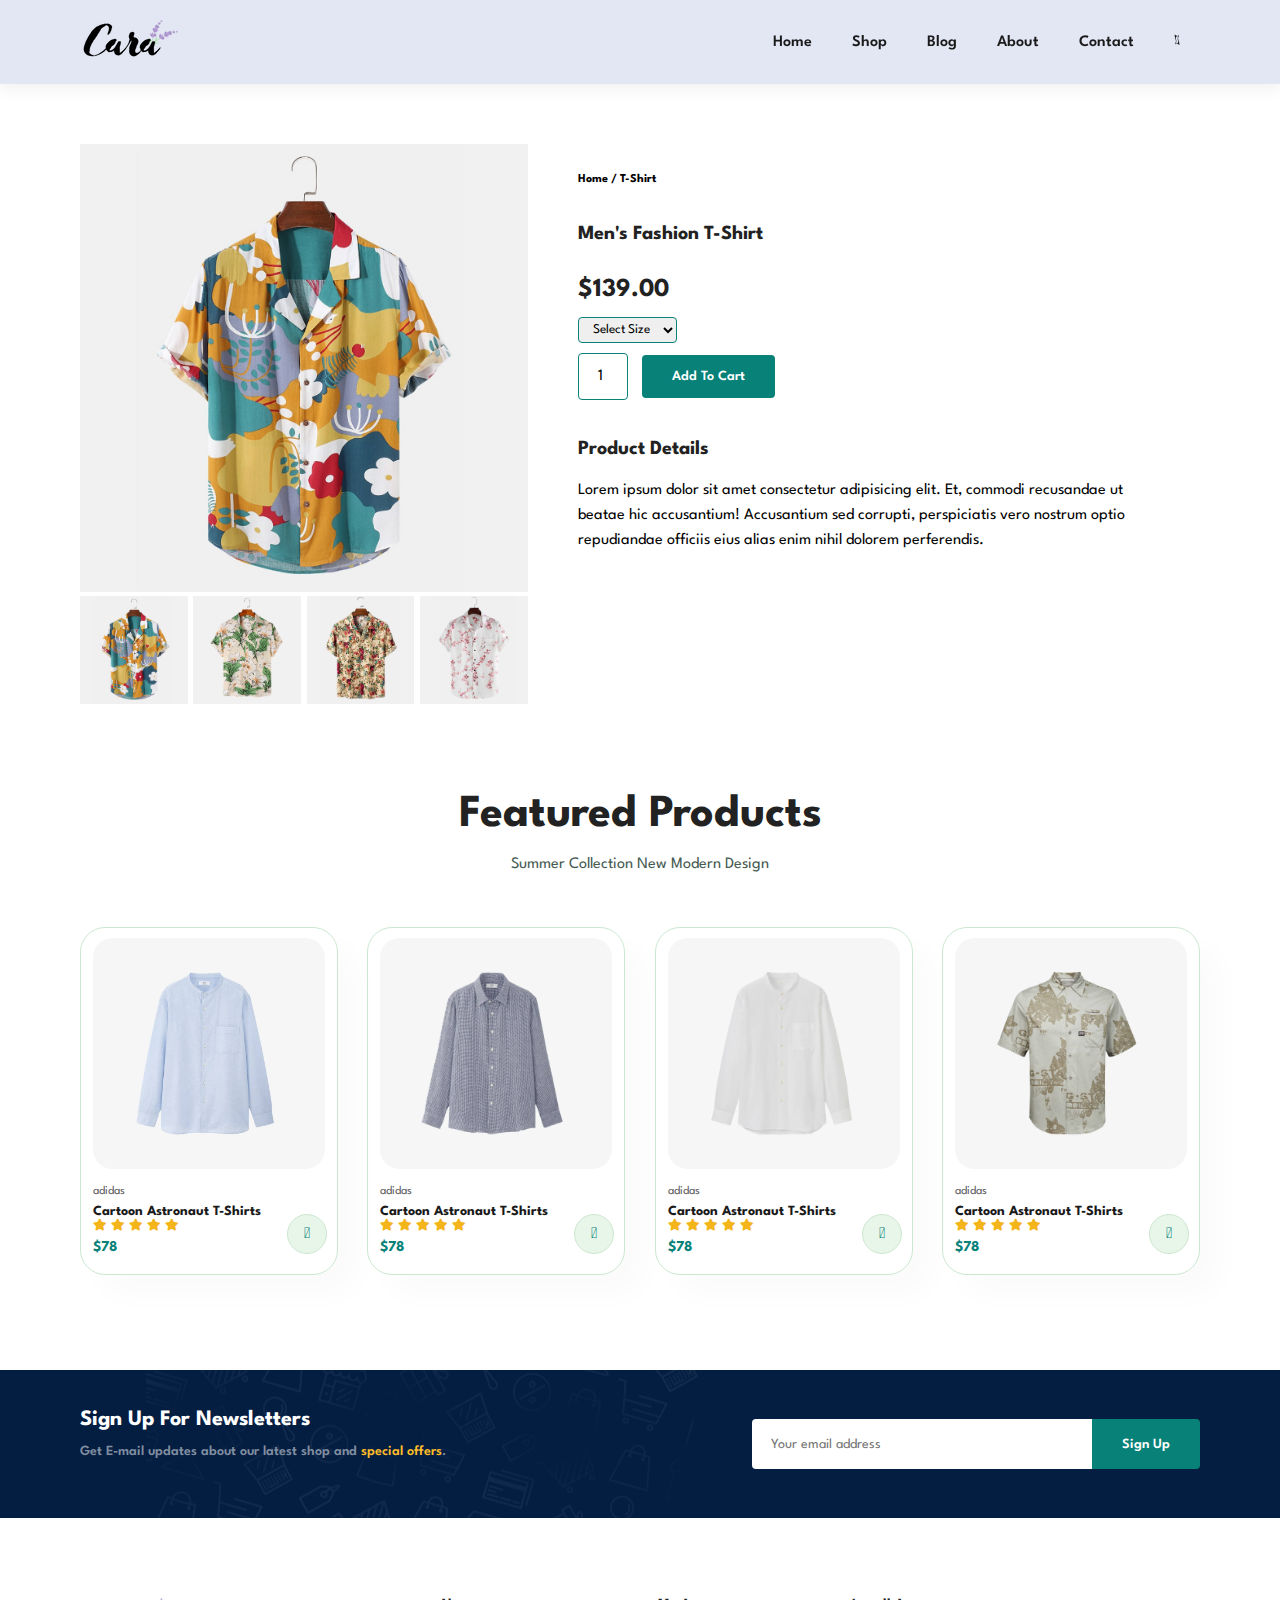
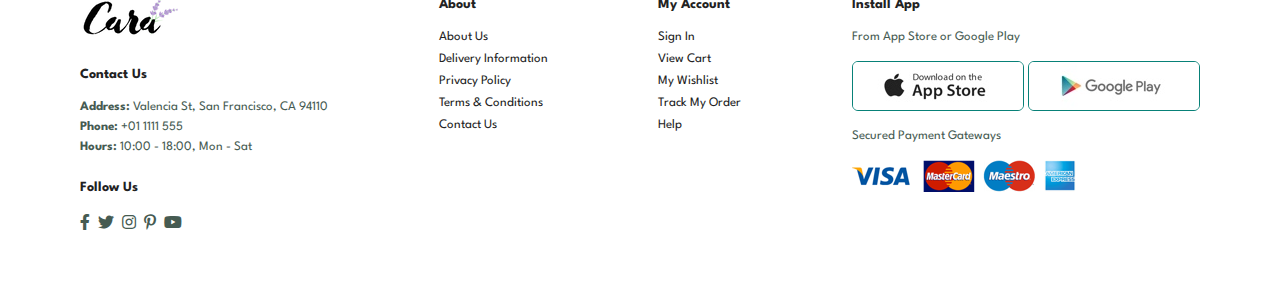
<file: sproduct.html>
<!DOCTYPE html>
<html lang="en">
  <head>
    <meta charset="UTF-8" />
    <meta http-equiv="X-UA-Compatible" content="IE=edge" />
    <meta name="viewport" content="width=device-width, initial-scale=1.0" />
    <title>Shop</title>
    <link
      rel="stylesheet"
      href="https://pro.fontawesome.com/releases/v5.10.0/css/all.css"
    />
    <link rel="stylesheet" href="style.css" />
  </head>

  <body>
    <section id="header">
      <a href="index.html">
        <img src="img/logo.png" class="logo" alt="Logo" />
      </a>
      <div>
        <ul id="navbar">
          <li><a href="index.html">Home</a></li>
          <li><a href="shop.html">Shop</a></li>
          <li><a href="blog.html">Blog</a></li>
          <li><a href="about.html">About</a></li>
          <li><a href="contact.html">Contact</a></li>
          <li id="lg-bag">
            <a href="cart.html"><i class="fal fa-shopping-bag"></i></a>
          </li>
          <a href="#" id="close"><i class="far fa-times"></i></a>
        </ul>
      </div>
      <div id="mobile">
        <a href="cart.html"><i class="fal fa-shopping-bag"></i></a>
        <i id="bar" class="fas fa-outdent"></i>
      </div>
    </section>

    <section id="prodetails" class="section-p1">
      <div class="single-pro-img">
        <img
          src="img/products/f1.jpg"
          width="100%"
          id="MainImg"
          alt="shirt photo"
        />
        <div class="single-img-group">
          <div class="small-img-col">
            <img
              src="img/products/f1.jpg"
              width="100%"
              class="small-img"
              alt="shirt photo"
            />
          </div>
          <div class="small-img-col">
            <img
              src="img/products/f2.jpg"
              width="100%"
              class="small-img"
              alt="shirt photo"
            />
          </div>
          <div class="small-img-col">
            <img
              src="img/products/f3.jpg"
              width="100%"
              class="small-img"
              alt="shirt photo"
            />
          </div>
          <div class="small-img-col">
            <img
              src="img/products/f4.jpg"
              width="100%"
              class="small-img"
              alt="shirt photo"
            />
          </div>
        </div>
      </div>
      <div class="single-pro-details">
        <h6>Home / T-Shirt</h6>
        <h4>Men's Fashion T-Shirt</h4>
        <h2>$139.00</h2>
        <select>
          <option value="select-size">Select Size</option>
          <option value="xl">Xl</option>
          <option value="xxl">XXL</option>
          <option value="small">Small</option>
          <option value="large">Large</option>
        </select>
        <input type="number" value="1" />
        <a href="/cart.html">
          <button class="normal">Add To Cart</button>
        </a>
        <h4>Product Details</h4>
        <span>
          Lorem ipsum dolor sit amet consectetur adipisicing elit. Et, commodi
          recusandae ut beatae hic accusantium! Accusantium sed corrupti,
          perspiciatis vero nostrum optio repudiandae officiis eius alias enim
          nihil dolorem perferendis.
        </span>
      </div>
    </section>

    <section class="section-p1 product1">
      <h2>Featured Products</h2>
      <p>Summer Collection New Modern Design</p>
      <div class="pro-container">
        <div class="pro">
          <img src="img/products/n1.jpg" alt="Product image" />
          <div class="des">
            <span>adidas</span>
            <h5>Cartoon Astronaut T-Shirts</h5>
            <div class="star">
              <i class="fa fa-star"></i>
              <i class="fa fa-star"></i>
              <i class="fa fa-star"></i>
              <i class="fa fa-star"></i>
              <i class="fa fa-star"></i>
            </div>
            <h4>$78</h4>
          </div>
          <a href="#">
            <i class="fal fa-shopping-cart cart"></i>
          </a>
        </div>
        <div class="pro">
          <img src="img/products/n2.jpg" alt="Product image" />
          <div class="des">
            <span>adidas</span>
            <h5>Cartoon Astronaut T-Shirts</h5>
            <div class="star">
              <i class="fa fa-star"></i>
              <i class="fa fa-star"></i>
              <i class="fa fa-star"></i>
              <i class="fa fa-star"></i>
              <i class="fa fa-star"></i>
            </div>
            <h4>$78</h4>
          </div>
          <a href="#">
            <i class="fal fa-shopping-cart cart"></i>
          </a>
        </div>
        <div class="pro">
          <img src="img/products/n3.jpg" alt="Product image" />
          <div class="des">
            <span>adidas</span>
            <h5>Cartoon Astronaut T-Shirts</h5>
            <div class="star">
              <i class="fa fa-star"></i>
              <i class="fa fa-star"></i>
              <i class="fa fa-star"></i>
              <i class="fa fa-star"></i>
              <i class="fa fa-star"></i>
            </div>
            <h4>$78</h4>
          </div>
          <a href="#">
            <i class="fal fa-shopping-cart cart"></i>
          </a>
        </div>
        <div class="pro">
          <img src="img/products/n4.jpg" alt="Product image" />
          <div class="des">
            <span>adidas</span>
            <h5>Cartoon Astronaut T-Shirts</h5>
            <div class="star">
              <i class="fa fa-star"></i>
              <i class="fa fa-star"></i>
              <i class="fa fa-star"></i>
              <i class="fa fa-star"></i>
              <i class="fa fa-star"></i>
            </div>
            <h4>$78</h4>
          </div>
          <a href="#">
            <i class="fal fa-shopping-cart cart"></i>
          </a>
        </div>
      </div>
    </section>

    <section id="newsletter" class="section-p1 section-m1">
      <div class="newstext">
        <h4>Sign Up For Newsletters</h4>
        <p>
          Get E-mail updates about our latest shop and
          <span>special offers</span>.
        </p>
      </div>
      <div class="form">
        <input type="text" placeholder="Your email address" />
        <button class="normal">Sign Up</button>
      </div>
    </section>

    <footer class="section-p1">
      <div class="col">
        <img class="logo" src="img/logo.png" alt="logo image" />
        <h4>Contact Us</h4>
        <p><strong>Address:</strong> Valencia St, San Francisco, CA 94110</p>
        <p><strong>Phone:</strong> +01 1111 555</p>
        <p><strong>Hours:</strong> 10:00 - 18:00, Mon - Sat</p>
        <div class="follow">
          <h4>Follow Us</h4>
          <div class="icon">
            <i class="fab fa-facebook-f"></i>
            <i class="fab fa-twitter"></i>
            <i class="fab fa-instagram"></i>
            <i class="fab fa-pinterest-p"></i>
            <i class="fab fa-youtube"></i>
          </div>
        </div>
      </div>
      <div class="col">
        <h4>About</h4>
        <a href="#">About Us</a>
        <a href="#">Delivery Information</a>
        <a href="#">Privacy Policy</a>
        <a href="#">Terms & Conditions</a>
        <a href="#">Contact Us</a>
      </div>
      <div class="col">
        <h4>My Account</h4>
        <a href="#">Sign In</a>
        <a href="#">View Cart</a>
        <a href="#">My Wishlist</a>
        <a href="#">Track My Order</a>
        <a href="#">Help</a>
      </div>
      <div class="col install">
        <h4>Install App</h4>
        <p>From App Store or Google Play</p>
        <div class="row">
          <img
            src="img/pay/app.jpg"
            alt="Download the app from the App Store"
          />
          <img src="img/pay/play.jpg" alt="Download the app from Google Play" />
        </div>
        <p>Secured Payment Gateways</p>
        <img src="img/pay/pay.png" alt="Secured Payment Gateways" />
      </div>
    </footer>

    <script></script>

    <script src="script.js"></script>
  </body>
</html>
</file>
<file: style.css>
@import url("https://fonts.googleapis.com/css2?family=Spartan:wght@100;200;300;400;500;600;700;800;900&display=swap");

:root {
  --title-color: #222;
  --text-color: #465b52;
  --primary-color: #088178;
  --secondary-color: #cce7d0;
  --white: #ffffff;
  --black: #000;
  --header-background: #e3e6f3;
}

* {
  margin: 0;
  padding: 0;
  box-sizing: border-box;
  font-family: "Spartan", sans-serif;
}

body {
  width: 100%;
}

h1 {
  font-size: 50px;
  line-height: 64px;
  color: var(--title-color);
}

h2 {
  font-size: 46px;
  line-height: 54px;
  color: var(--title-color);
}

h4 {
  font-size: 20px;
  color: var(--title-color);
}

h6 {
  font-size: 12px;
  font-weight: 700;
}

p {
  font-size: 16px;
  margin: 15px 0 20px 0;
  color: var(--text-color);
}

.section-p1 {
  padding: 40px 80px;
}

.section-m1 {
  margin: 40px 0;
}

button.normal {
  font-size: 14px;
  font-weight: 600;
  padding: 15px 30px;
  color: var(--black);
  background-color: var(--white);
  border-radius: 4px;
  cursor: pointer;
  border: none;
  outline: none;
  transition: 0.2s;
}

button.white {
  font-size: 13px;
  font-weight: 600;
  padding: 11px 18px;
  color: var(--white);
  background-color: transparent;
  cursor: pointer;
  border: 1px solid var(--white);
  outline: none;
  transition: 0.2s;
}

/* Header */

#header {
  display: flex;
  align-items: center;
  justify-content: space-between;
  padding: 20px 80px;
  background: var(--header-background);
  box-shadow: 0 5px 15px rgba(0, 0, 0, 0.06);
  z-index: 999;
  position: sticky;
  top: 0;
  left: 0;
}

#navbar {
  display: flex;
  align-items: center;
  justify-content: center;
}

#navbar li {
  list-style: none;
  padding: 0 20px;
  position: relative;
}

#navbar li a {
  text-decoration: none;
  font-size: 16px;
  font-weight: 600;
  color: #1a1a1a;
  transition: 0.3s ease;
}

#navbar li a:hover,
#navbar li a.active {
  color: var(--primary-color);
}

#navbar li a.active::after,
#navbar li a:hover::after {
  content: "";
  width: 30%;
  height: 2px;
  background: var(--primary-color);
  position: absolute;
  bottom: -4px;
  left: 20px;
}

#mobile {
  display: none;
  align-items: center;
}

#close {
  display: none;
}

/* Home page */
#hero {
  background-image: url("img/hero4.png");
  height: 90vh;
  width: 100%;
  background-size: cover;
  background-position: top 25% right 0;
  padding: 0 80px;
  display: flex;
  flex-direction: column;
  align-items: flex-start;
  justify-content: center;
}

#hero h4 {
  padding-bottom: 15px;
}

#hero h1 {
  color: var(--primary-color);
}

#hero button {
  background-image: url("img/button.png");
  background-color: transparent;
  color: var(--primary-color);
  border: 0;
  padding: 14px 80px 14px 65px;
  background-repeat: no-repeat;
  cursor: pointer;
  font-weight: 700;
  font-size: 15px;
}

#feature {
  display: flex;
  align-items: center;
  justify-content: space-between;
  flex-wrap: wrap;
}

#feature .fe-box {
  width: 180px;
  text-align: center;
  padding: 25px 15px;
  box-shadow: 20px 20px 34px rgba(0, 0, 0, 0.03);
  border: 1px solid var(--secondary-color);
  border-radius: 4px;
  margin: 15px 0;
  transition: ease 0.2s;
}

#feature .fe-box:hover {
  box-shadow: 10px 10px 54px rgba(70, 62, 221, 0.1);
  transform: scale(1.1);
}

#feature .fe-box img {
  width: 100%;
  margin-bottom: 10px;
}

#feature .fe-box h6 {
  display: inline-block;
  padding: 9px 8px 6px 8px;
  line-height: 1;
  border-radius: 4px;
  color: var(--primary-color);
  background-color: #fddde4;
}

#feature .fe-box:nth-child(2) h6 {
  background-color: #cdebbc;
}
#feature .fe-box:nth-child(3) h6 {
  background-color: #d1e8f2;
}
#feature .fe-box:nth-child(4) h6 {
  background-color: #cdd4f8;
}
#feature .fe-box:nth-child(5) h6 {
  background-color: #f6dbf6;
}
#feature .fe-box:nth-child(6) h6 {
  background-color: #fff2e5;
}

.product1 {
  text-align: center;
}

.product1 .pro-container {
  display: flex;
  justify-content: space-between;
  padding-top: 20px;
  flex-wrap: wrap;
}

.product1 .pro {
  width: 23%;
  min-width: 250px;
  padding: 10px 12px;
  border: 1px solid var(--secondary-color);
  border-radius: 25px;
  cursor: pointer;
  box-shadow: 20px 20px 30px rgba(0, 0, 0, 0.02);
  margin: 15px 0;
  transition: 0.2s ease;
  position: relative;
}
.product1 .pro:hover {
  box-shadow: 20px 20px 30px rgba(0, 0, 0, 0.06);
  transform: scale(1.05);
}

.product1 .pro img {
  width: 100%;
  border-radius: 20px;
}

.product1 .pro .des {
  text-align: start;
  padding: 10px 0;
}

.product1 .pro .des span {
  color: #606063;
  font-size: 12px;
}

.product1 .pro .des h5 {
  padding-top: 7px;
  color: #1a1a1a;
  font-size: 14px;
}

.product1 .pro .des i {
  font-size: 12px;
  color: rgb(243, 181, 25);
}

.product1 .pro .des h4 {
  padding-top: 7px;
  font-size: 15px;
  font-weight: 700;
  color: var(--primary-color);
}

.product1 .pro .cart {
  width: 40px;
  height: 40px;
  line-height: 40px;
  border-radius: 50px;
  background-color: #e8f6ea;
  font-weight: 500;
  color: var(--primary-color);
  border: 1px solid var(--secondary-color);
  position: absolute;
  bottom: 20px;
  right: 10px;
}

#banner {
  display: flex;
  flex-direction: column;
  justify-content: center;
  align-items: center;
  text-align: center;
  background-image: url("img/banner/b2.jpg");
  width: 100%;
  height: 40vh;
  background-size: cover;
  background-position: center;
}

#banner h4 {
  color: var(--white);
  font-size: 16px;
}

#banner h2 {
  color: var(--white);
  font-size: 30px;
  padding: 10px 0;
}

#banner h2 span {
  color: #ef3636;
}

#banner button:hover {
  background-color: var(--primary-color);
  color: var(--white);
}

#sm-banner {
  display: flex;
  justify-content: space-between;
  flex-wrap: wrap;
}

#sm-banner .banner-box {
  display: flex;
  flex-direction: column;
  justify-content: center;
  align-items: flex-start;
  background-image: url("img/banner/b17.jpg");
  min-width: 580px;
  height: 50vh;
  background-size: cover;
  background-position: center;
  padding: 30px;
}

#sm-banner .banner-box2 {
  background-image: url("img/banner/b10.jpg");
}

#sm-banner h4 {
  color: var(--white);
  font-size: 20px;
  font-weight: 300;
}

#sm-banner h2 {
  color: var(--white);
  font-size: 28px;
  font-weight: 800;
}

#sm-banner span {
  color: var(--white);
  font-size: 14px;
  font-weight: 500;
  padding-bottom: 15px;
}

#sm-banner .banner-box:hover button {
  background-color: var(--primary-color);
  border: 1px solid var(--primary-color);
}

#banner3 {
  display: flex;
  justify-content: space-between;
  flex-wrap: wrap;
  padding: 0 80px;
}

#banner3 .banner-box {
  display: flex;
  flex-direction: column;
  justify-content: center;
  align-items: flex-start;
  background-image: url("img/banner/b7.jpg");
  min-width: 30%;
  height: 30vh;
  background-size: cover;
  background-position: center;
  padding: 20px;
  margin-bottom: 20px;
}

#banner3 .banner-box2 {
  background-image: url("img/banner/b4.jpg");
}

#banner3 .banner-box3 {
  background-image: url("img/banner/b18.jpg");
}

#banner3 h2 {
  color: var(--white);
  font-weight: 900;
  font-size: 22px;
  text-transform: uppercase;
}

#banner3 h3 {
  color: #ec544e;
  font-weight: 800;
  font-size: 15px;
}

#newsletter {
  display: flex;
  justify-content: space-between;
  flex-wrap: wrap;
  align-items: center;
  background-image: url("img/banner/b14.png");
  background-repeat: no-repeat;
  background-position: 20% 30%;
  background-color: #041e42;
}

#newsletter h4 {
  font-size: 22px;
  font-weight: 700;
  color: var(--white);
}

#newsletter p {
  font-size: 14px;
  font-weight: 600;
  color: #818ea0;
}

#newsletter p span {
  color: #ffbd27;
}

#newsletter .form {
  display: flex;
  width: 40%;
}

#newsletter input {
  height: 3.125rem;
  padding: 0 1.25em;
  font-size: 14px;
  width: 100%;
  border: 1px solid transparent;
  border-radius: 4px;
  outline: none;
  border-top-right-radius: 0;
  border-bottom-right-radius: 0;
}

#newsletter button {
  background-color: var(--primary-color);
  color: var(--white);
  white-space: nowrap;
  border-top-left-radius: 0;
  border-bottom-left-radius: 0;
}

footer {
  display: flex;
  flex-wrap: wrap;
  justify-content: space-between;
}

footer .col {
  display: flex;
  flex-direction: column;
  align-items: flex-start;
  margin-bottom: 20px;
}

footer .logo {
  margin-bottom: 30px;
  width: 100%;
  max-width: 140px;
}

footer h4 {
  font-size: 14px;
  padding-bottom: 20px;
}

footer p {
  font-size: 13px;
  margin: 0 0 8px 0;
}

footer a {
  font-size: 13px;
  text-decoration: none;
  color: var(--title-color);
  margin-bottom: 10px;
  transition: 0.3s ease;
}

footer .follow {
  margin-top: 20px;
}

footer .follow i {
  color: var(--text-color);
  padding-right: 4px;
  cursor: pointer;
  transition: 0.3s ease;
}

footer .follow i:hover,
footer a:hover {
  color: var(--primary-color);
  transform: scale(1.1);
}

footer .install img {
  margin: 10px 0 15px 0;
}

footer .install .row img {
  border: 1px solid var(--primary-color);
  border-radius: 6px;
}

/* Shop Page */

#page-header {
  background-image: url("img/banner/b1.jpg");
  width: 100%;
  height: 40vh;
  background-size: cover;
  display: flex;
  justify-content: center;
  text-align: center;
  flex-direction: column;
  padding: 14px;
}

#page-header h2,
#page-header p {
  color: var(--white);
}

#pagination {
  text-align: center;
}

#pagination a {
  text-decoration: none;
  background-color: var(--primary-color);
  padding: 15px 20px;
  border-radius: 4px;
  color: var(--white);
  font-weight: 600;
}

#pagination a i {
  font-size: 16px;
  font-weight: 600;
}

/* Single Product */

#prodetails {
  display: flex;
  margin-top: 20px;
}

#prodetails .single-pro-img {
  width: 40%;
  margin-right: 50px;
}

.single-img-group {
  display: flex;
  justify-content: space-between;
}

.small-img-col {
  flex-basis: 24%;
  cursor: pointer;
}

#prodetails .single-pro-details {
  width: 50%;
  padding-top: 30px;
}

#prodetails .single-pro-details h4 {
  padding: 40px 0 20px 0;
}

#prodetails .single-pro-details h2 {
  font-size: 26px;
}

#prodetails .single-pro-details select {
  display: block;
  padding: 5px 10px;
  margin-bottom: 10px;
  border: 1px solid var(--primary-color);
  border-radius: 4px;
}

#prodetails .single-pro-details input {
  width: 50px;
  height: 47px;
  padding-left: 10px;
  font-size: 16px;
  margin-right: 10px;
  border: 1px solid var(--primary-color);
  border-radius: 4px;
  text-align: center;
}

#prodetails .single-pro-details input:focus {
  outline: none;
}

#prodetails .single-pro-details button {
  background-color: var(--primary-color);
  color: var(--white);
}

#prodetails .single-pro-details span {
  line-height: 25px;
}

/* Blog Page */

#page-header.blog-header {
  background-image: url("img/banner/b19.jpg");
}

#blog {
  padding: 150px 150px 0 150px;
}

#blog .blog-box {
  display: flex;
  align-items: center;
  width: 100%;
  position: relative;
  padding-bottom: 90px;
}

#blog .blog-img {
  width: 50%;
  margin-right: 40px;
}

#blog img {
  max-width: 500px;
  width: 100%;
  height: 300px;
  object-fit: cover;
}

#blog .blog-details {
  width: 50%;
}

#blog .blog-details a {
  text-decoration: none;
  font-size: 11px;
  color: var(--black);
  font-weight: 700;
  position: relative;
  transition: 0.3s;
}

#blog .blog-details a::after {
  content: "";
  width: 50px;
  height: 1px;
  background-color: var(--black);
  position: absolute;
  top: 4px;
  right: -60px;
  transition: 0.5s;
}

#blog .blog-details a:hover {
  color: var(--primary-color);
}

#blog .blog-details a:hover::after {
  background-color: var(--primary-color);
  transform: scale(1.2);
}

#blog .blog-box h1 {
  position: absolute;
  top: -40px;
  left: 0;
  font-size: 70px;
  font-weight: 700;
  color: #c9cbce;
  z-index: -9;
}

/* About Page */

#page-header.about-header {
  background-image: url("img/banner/b2.jpg");
}

.about-body {
  display: flex;
  align-items: center;
}

.about-body img {
  width: 50%;
  height: auto;
  border-radius: 20px;
}

.about-body div {
  padding-left: 40px;
}

#about-body-right div {
  padding-left: 0;
  padding-right: 40px;
}

.about-body div {
  text-align: justify;
}

.about-body marquee {
  background-color: #ccc;
  width: 100%;
}

#about-app {
  text-align: center;
}

#about-app .video {
  width: 70%;
  height: 100%;
  margin: 30px auto 0 auto;
}

#about-app .video video {
  width: 100%;
  height: 100%;
  border-radius: 20px;
}

/* Contact Page */

#page-header.contact-header {
  background-image: url("img/banner/b10.jpg");
}

#contact-details {
  display: flex;
  align-items: center;
  justify-content: space-between;
}

#contact-details .details {
  width: 40%;
}

#contact-details .details span,
#form-details form span {
  font-size: 12px;
}

#contact-details .details h2,
#form-details form h2 {
  font-size: 26px;
  line-height: 35px;
  padding: 20px 0;
}

#contact-details .details h3 {
  font-size: 16px;
  padding-bottom: 15px;
}

#contact-details .details li {
  list-style: none;
  display: flex;
  padding: 10px 0;
}

#contact-details .details li i {
  font-size: 14px;
  padding-right: 22px;
  color: var(--primary-color);
}

#contact-details .details li p {
  margin: 0;
  font-size: 14px;
  color: var(--primary-color);
}

#contact-details .details li p a,
#form-details .people div p a {
  color: var(--primary-color);
  text-decoration: solid;
}

#contact-details .map {
  width: 55%;
  height: 400px;
}

#contact-details .map iframe {
  width: 100%;
  height: 100%;
  border: 1px solid transparent;
  border-radius: 15px;
  -webkit-box-shadow: 7px 6px 18px 4px rgba(0, 0, 0, 0.39);
  box-shadow: 7px 6px 18px 4px rgba(0, 0, 0, 0.39);
}

#form-details {
  display: flex;
  justify-content: space-between;
  margin: 30px;
  padding: 80px;
  border: 1px solid #e1e1e1;
  border-radius: 5px;
  align-items: center;
}

#form-details form {
  width: 65%;
  display: flex;
  flex-direction: column;
  align-items: flex-start;
}

#form-details form input,
#form-details form textarea {
  width: 100%;
  padding: 12px 15px;
  outline: none;
  margin-bottom: 20px;
  border: 1px solid #e1e1e1;
  border-radius: 5px;
}

#form-details form button {
  background-color: var(--primary-color);
  color: var(--white);
}

#form-details .people div {
  padding-bottom: 25px;
  display: flex;
  align-items: flex-start;
}

#form-details .people div img {
  width: 65px;
  height: 65px;
  object-fit: cover;
  margin-right: 15px;
}

#form-details .people div p {
  margin: 0;
  font-size: 13px;
  line-height: 25px;
}

#form-details .people div p span {
  display: block;
  font-size: 16px;
  font-weight: 600;
  color: #000;
}

/* Cart Page */

#page-header.cart-header {
  background-image: url("img/banner/b17.jpg");
}

#cart {
  overflow-x: auto;
}

#cart table {
  width: 100%;
  border-collapse: collapse;
  table-layout: fixed;
  white-space: nowrap;
}

#cart table img {
  width: 70px;
}

#cart table td {
  text-align: center;
}

#cart table td:nth-child(1) {
  width: 100px;
}

#cart table td:nth-child(2),
#cart table td:nth-child(4),
#cart table td:nth-child(5),
#cart table td:nth-child(6) {
  width: 150px;
}

#cart table td:nth-child(3) {
  width: 250px;
}

#cart table td:nth-child(5) input {
  width: 70px;
  padding: 10px 5px 10px 15px;
}

#cart table thead {
  border: 1px solid #e2e9e1;
  border-left: none;
  border-right: none;
}

#cart table thead td {
  font-weight: 700;
  text-transform: uppercase;
  font-size: 13px;
  padding: 18px 0;
}

#cart table tbody tr td {
  padding-top: 15px;
}

#cart table tbody td {
  font-size: 13px;
}

#cart-add {
  display: flex;
  flex-wrap: wrap;
  justify-content: space-between;
}

#coupon {
  width: 50%;
  margin-bottom: 30px;
}

#coupon h3,
#subtotal h3 {
  padding-bottom: 15px;
}

#coupon input {
  padding: 10px 20px;
  outline: none;
  width: 60%;
  margin-right: 10px;
  border: 1px solid #e2e9e1;
}

#coupon button,
#subtotal button {
  background-color: var(--primary-color);
  color: var(--white);
  padding: 12px 20px;
}

#subtotal {
  width: 50%;
  margin-bottom: 30px;
  border: 1px solid #e2e9e1;
  padding: 30px;
}

#subtotal table {
  border-collapse: collapse;
  margin-bottom: 20px;
  width: 100%;
}

#subtotal table td {
  width: 50%;
  border: 1px solid #e2e9e1;
  padding: 10px;
  font-size: 13px;
}

/* Media Query */

@media (max-width: 799px) {
  .section-p1 {
    padding: 40px;
  }

  #navbar {
    flex-direction: column;
    align-items: flex-start;
    justify-content: flex-start;
    position: fixed;
    top: 0;
    right: -300px;
    height: 100vh;
    width: 300px;
    background-color: var(--header-background);
    box-shadow: 0 40px 60px rgba(0, 0, 0, 0.1);
    padding: 80px 0 0 10px;
    transition: 0.4s ease-in-out;
  }

  #navbar.active {
    right: 0;
  }

  #navbar li {
    margin-bottom: 25px;
  }

  #mobile {
    display: flex;
    align-items: center;
  }

  #mobile i {
    color: #1a1a1a;
    font-size: 24px;
    padding-left: 20px;
    cursor: pointer;
  }

  #close {
    display: initial;
    position: absolute;
    top: 30px;
    left: 30px;
    color: var(--title-color);
    font-size: 24px;
  }

  #lg-bag {
    display: none;
  }

  #hero {
    height: 70vh;
    padding: 0 80px;
    background-position: top 30% right 55%;
  }

  #feature,
  .product1 .pro-container {
    justify-content: center;
  }

  #feature .fe-box {
    margin: 15px;
  }

  .product1 .pro {
    margin: 15px;
  }

  #banner {
    height: 20vh;
  }

  #sm-banner .banner-box {
    min-width: 100%;
    height: 30vh;
  }

  #banner3 {
    padding: 0 40px;
  }

  #banner3 .banner-box {
    width: 28%;
  }

  #newsletter .form {
    width: 70%;
  }

  /* Contact Page */
  #form-details {
    padding: 40px;
  }

  #form-details form {
    width: 50%;
  }
}

@media (max-width: 500px) {
  .section-p1 {
    padding: 20px;
  }

  #header {
    padding: 10px 30px;
  }

  h1 {
    font-size: 30px;
    line-height: 37px;
  }

  h2 {
    font-size: 28px;
  }

  #hero {
    padding: 0 20px;
    background-position: 50%;
  }

  #feature {
    justify-content: space-between;
  }

  #feature .fe-box {
    width: 155px;
    margin: 0 0 15px 0;
  }

  #banner,
  #sm-banner .banner-box {
    height: 40vh;
  }

  #sm-banner .banner-box2 {
    margin-top: 20px;
  }

  #banner3 {
    padding: 0 20px;
  }

  #newsletter {
    padding: 40px 20px;
  }

  #banner3 .banner-box,
  #newsletter .form,
  .product1 .pro {
    width: 100%;
  }

  /* Single Product */

  #prodetails {
    flex-direction: column;
  }

  #prodetails .single-pro-img {
    width: 100%;
    margin-right: 0px;
  }

  #prodetails .single-pro-details {
    width: 100%;
  }

  /* Blog Page */

  #blog {
    padding: 100px 20px 0 20px;
  }

  #blog .blog-box {
    flex-direction: column;
    align-items: flex-start;
  }

  #blog .blog-img {
    width: 100%;
    margin-right: 0px;
    margin-bottom: 30px;
  }

  #blog .blog-details {
    width: 100%;
  }

  /* About Page */
  .about-body {
    flex-direction: column;
  }

  .about-body img {
    width: 100%;
    margin-bottom: 20px;
  }

  .about-body div {
    padding-left: 0;
  }

  #about-body-right div {
    padding-right: 0;
    margin-bottom: 20px;
  }

  #about-app .video {
    width: 100%;
  }

  /* Contact Page */
  #contact-details {
    flex-direction: column;
  }

  #contact-details .details {
    width: 100%;
    margin-bottom: 30px;
  }

  #contact-details .map {
    width: 100%;
  }

  #form-details {
    display: block;
    margin: 10px;
    padding: 30px 10px;
    flex-wrap: nowrap;
  }

  #form-details form {
    width: 100%;
    margin-bottom: 30px;
  }

  /* Cart Page */
  #cart-add {
    flex-direction: column;
  }

  #coupon {
    width: 100%;
  }

  #subtotal {
    width: 100%;
    padding: 20px;
  }
}
</file>
